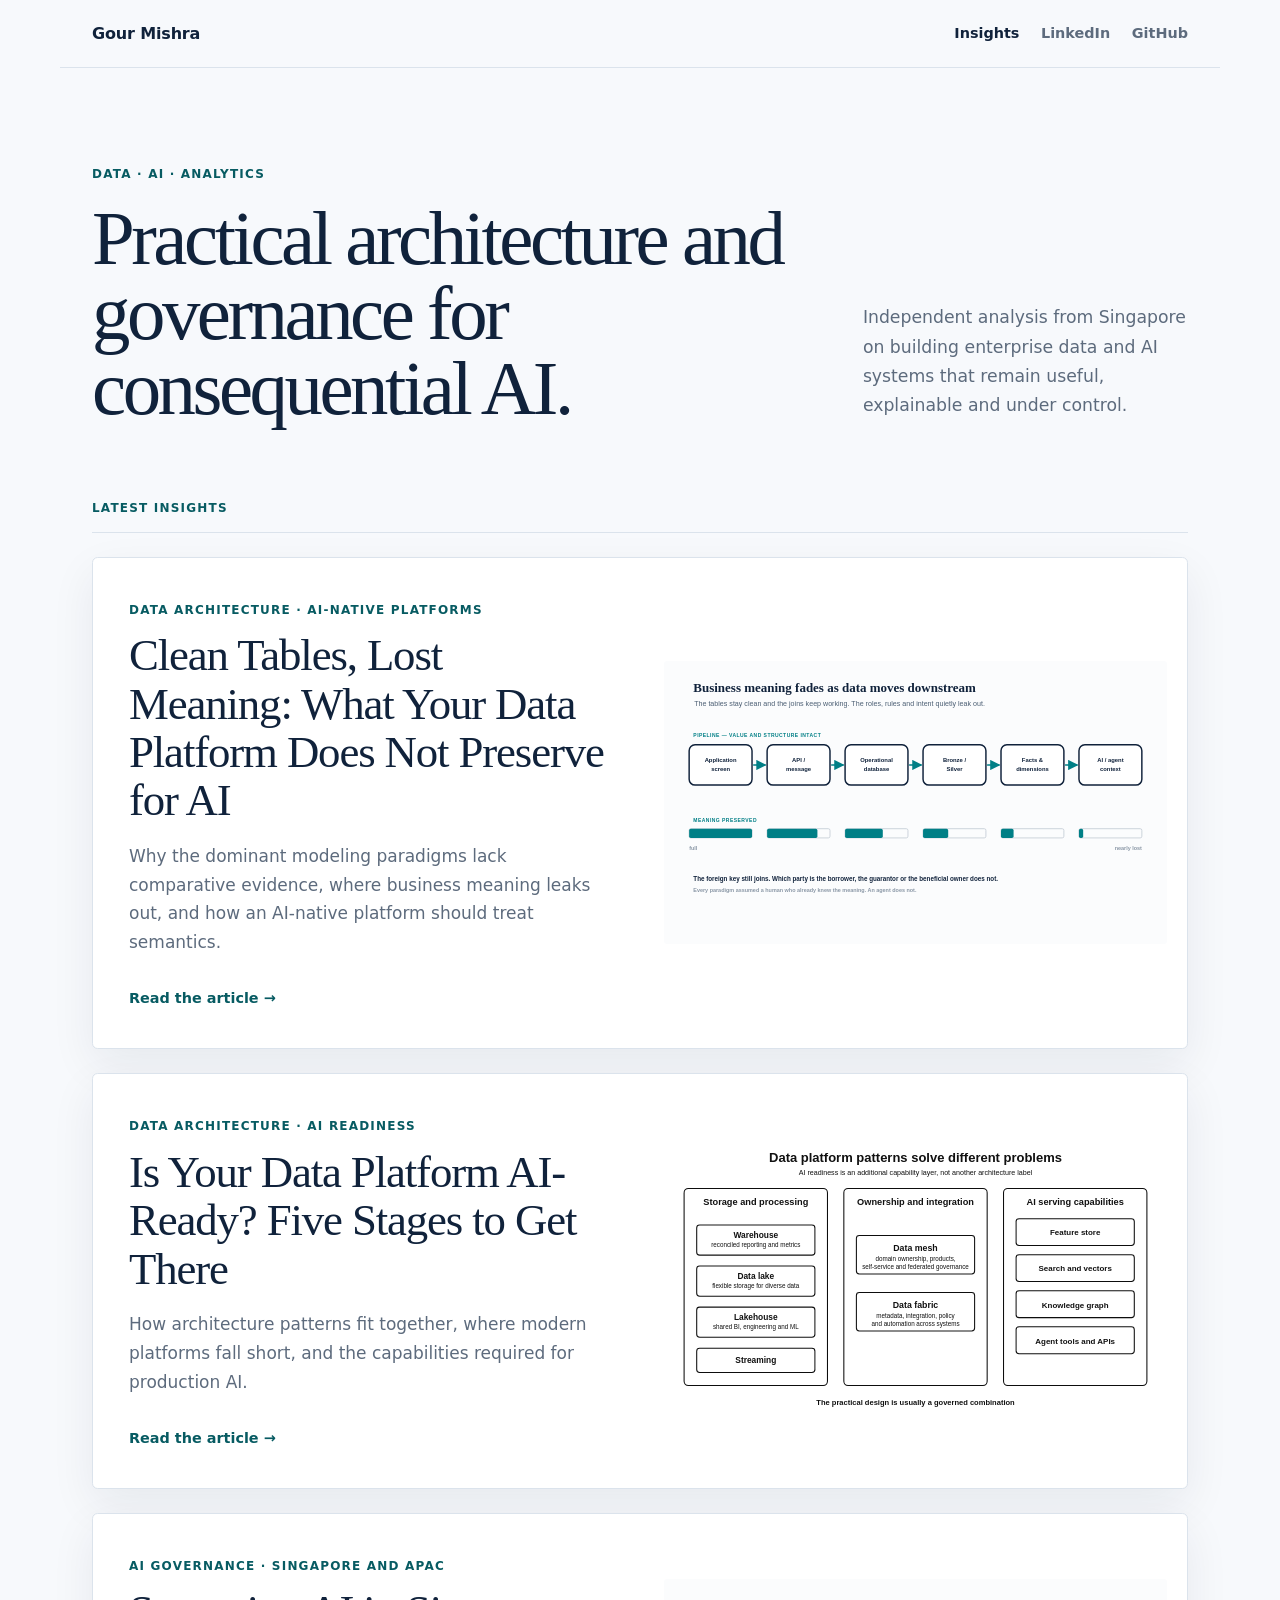
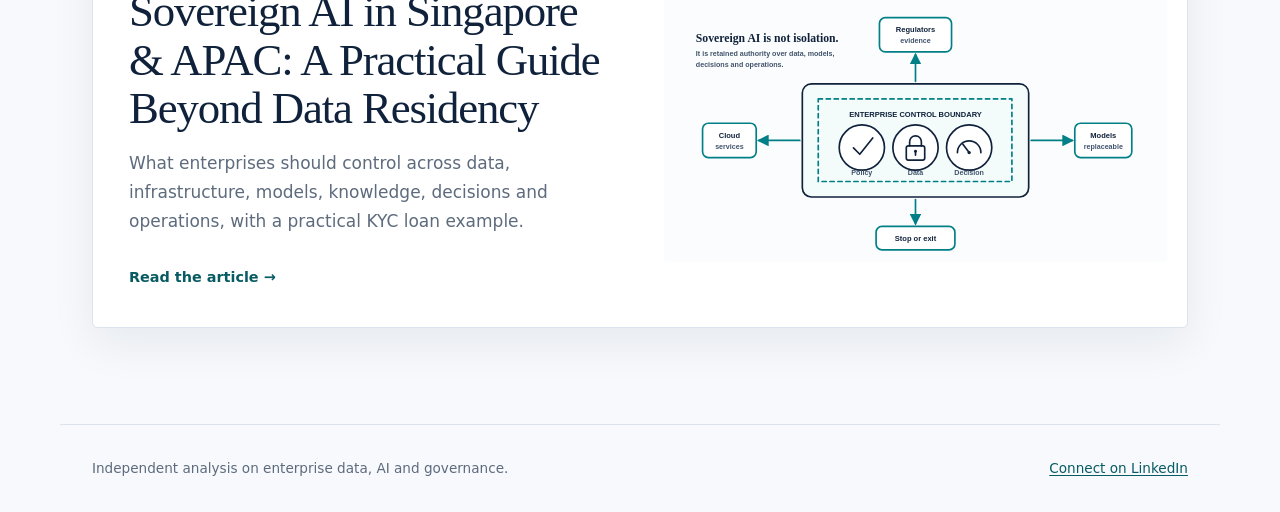
<file: index.html>
<!doctype html>
<html lang="en-SG">
<head>
  <meta charset="utf-8">
  <meta name="viewport" content="width=device-width, initial-scale=1">
  <title>Gour Mishra | Data, AI and Analytics</title>
  <meta name="description" content="Practical analysis of enterprise data, AI architecture and governance in Singapore and APAC.">
  <meta name="robots" content="index, follow, max-image-preview:large">
  <link rel="canonical" href="https://gcmishra7.github.io/">
  <meta property="og:type" content="website">
  <meta property="og:title" content="Gour Mishra | Data, AI and Analytics">
  <meta property="og:description" content="Practical analysis of enterprise data, AI architecture and governance in Singapore and APAC.">
  <meta property="og:url" content="https://gcmishra7.github.io/">
  <meta property="og:image" content="https://gcmishra7.github.io/assets/images/ai-ready-pattern-map.svg">
  <meta name="twitter:card" content="summary_large_image">
  <link rel="stylesheet" href="/assets/css/style.css">
</head>
<body>
  <header class="site-header">
    <a class="brand" href="/">Gour Mishra</a>
    <nav aria-label="Primary navigation">
      <a aria-current="page" href="/">Insights</a>
      <a href="https://www.linkedin.com/in/gourmishra">LinkedIn</a>
      <a href="https://github.com/gcmishra7">GitHub</a>
    </nav>
  </header>
  <main>
    <section class="intro">
      <p class="eyebrow">Data · AI · Analytics</p>
      <h1>Practical architecture and governance for consequential AI.</h1>
      <p class="intro-copy">Independent analysis from Singapore on building enterprise data and AI systems that remain useful, explainable and under control.</p>
    </section>
    <section class="featured" aria-labelledby="latest-insight">
      <div class="section-label" id="latest-insight">Latest insights</div>
      <a class="feature-card" href="/insights/clean-tables-lost-meaning/">
        <div class="feature-copy">
          <span class="topic">Data architecture · AI-native platforms</span>
          <h2>Clean Tables, Lost Meaning: What Your Data Platform Does Not Preserve for AI</h2>
          <p>Why the dominant modeling paradigms lack comparative evidence, where business meaning leaks out, and how an AI-native platform should treat semantics.</p>
          <span class="read-link">Read the article <span aria-hidden="true">→</span></span>
        </div>
        <img src="/assets/images/semantic-loss-pipeline.svg" alt="Six-stage data pipeline with a meaning-preserved bar fading from full to nearly empty across the stages" width="1200" height="675">
      </a>
      <a class="feature-card" href="/insights/ai-ready-data-platform/">
        <div class="feature-copy">
          <span class="topic">Data architecture · AI readiness</span>
          <h2>Is Your Data Platform AI-Ready? Five Stages to Get There</h2>
          <p>How architecture patterns fit together, where modern platforms fall short, and the capabilities required for production AI.</p>
          <span class="read-link">Read the article <span aria-hidden="true">→</span></span>
        </div>
        <img src="/assets/images/ai-ready-pattern-map.svg" alt="Black and white map of data platform architecture patterns and AI readiness capabilities" width="1200" height="675">
      </a>
      <a class="feature-card" href="/insights/sovereign-ai-singapore-apac/">
        <div class="feature-copy">
          <span class="topic">AI governance · Singapore and APAC</span>
          <h2>Sovereign AI in Singapore &amp; APAC: A Practical Guide Beyond Data Residency</h2>
          <p>What enterprises should control across data, infrastructure, models, knowledge, decisions and operations, with a practical KYC loan example.</p>
          <span class="read-link">Read the article <span aria-hidden="true">→</span></span>
        </div>
        <img src="/assets/images/sovereign-ai-hero.svg" alt="Sovereign AI in Singapore and APAC shown as a controlled environment with governed global connections" width="1200" height="675">
      </a>
    </section>
  </main>
  <footer class="site-footer">
    <span>Independent analysis on enterprise data, AI and governance.</span>
    <a href="https://www.linkedin.com/in/gourmishra">Connect on LinkedIn</a>
  </footer>
</body>
</html>
</file>
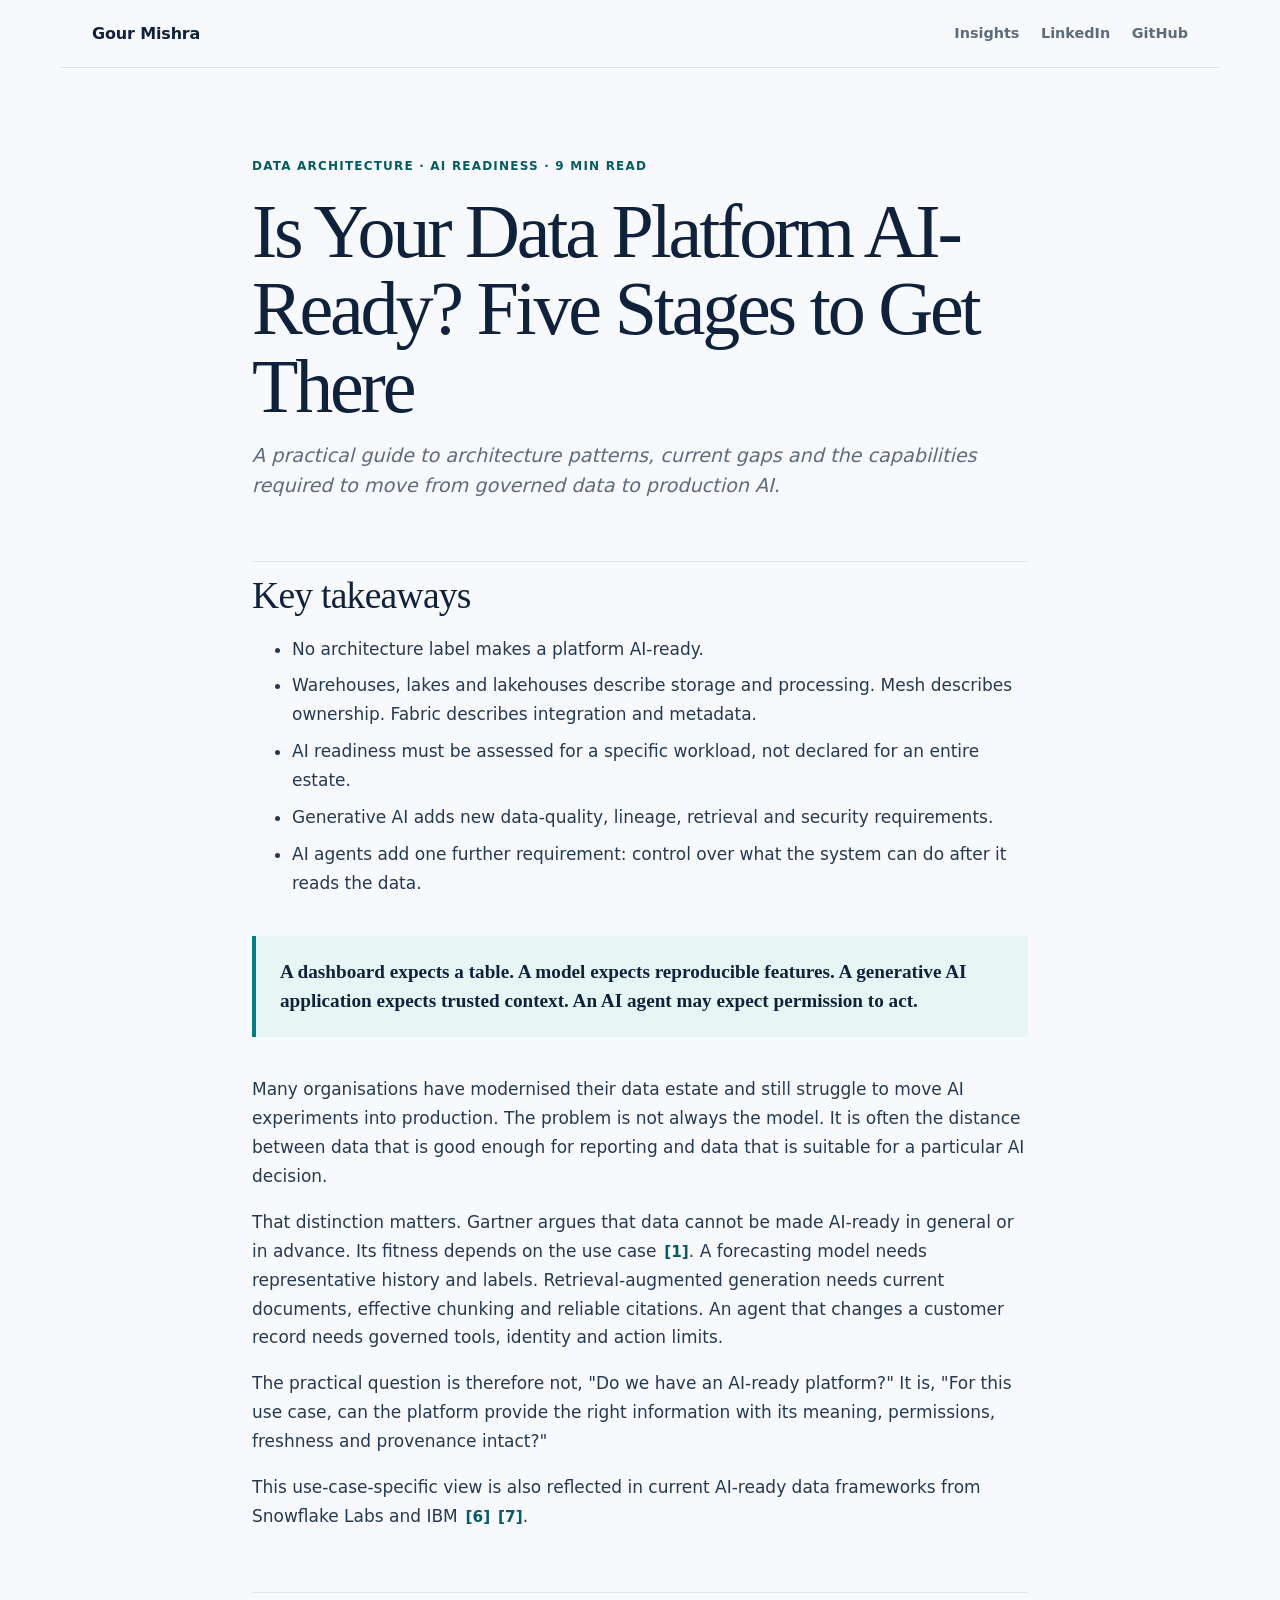
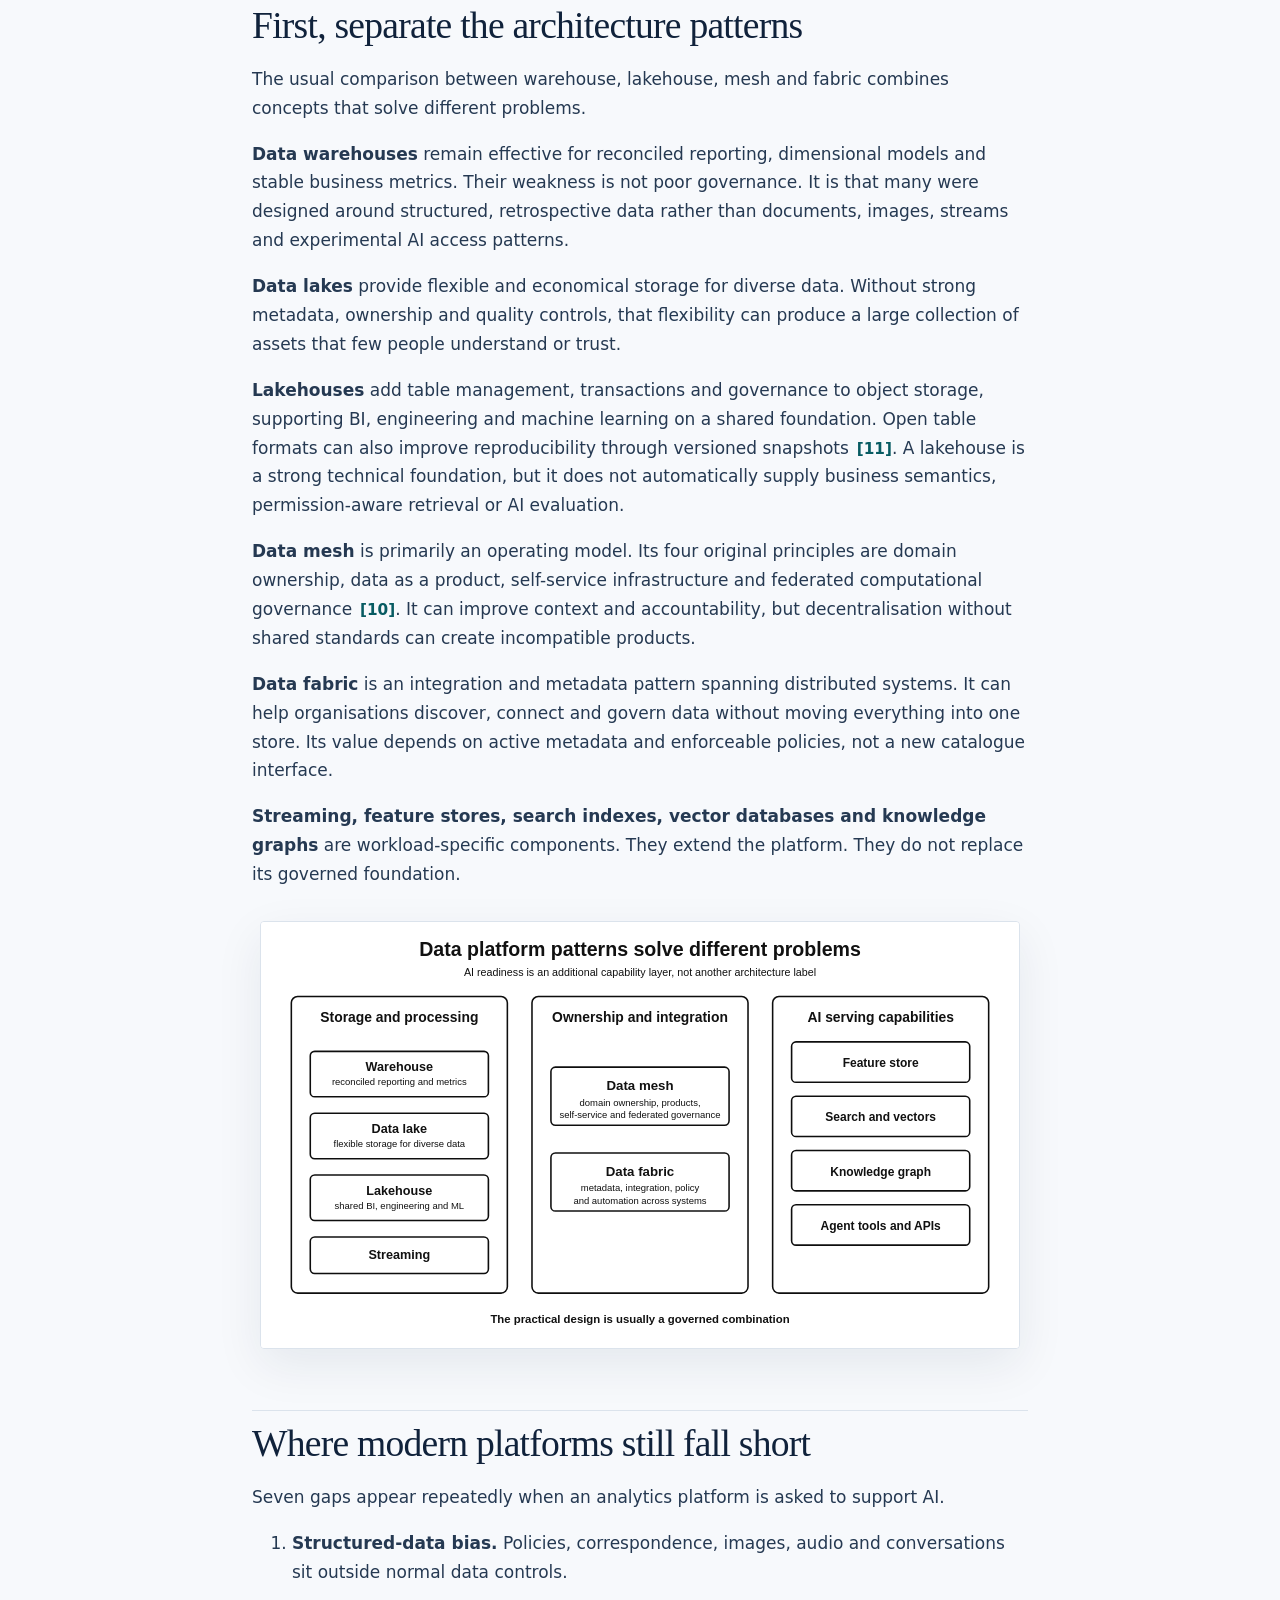
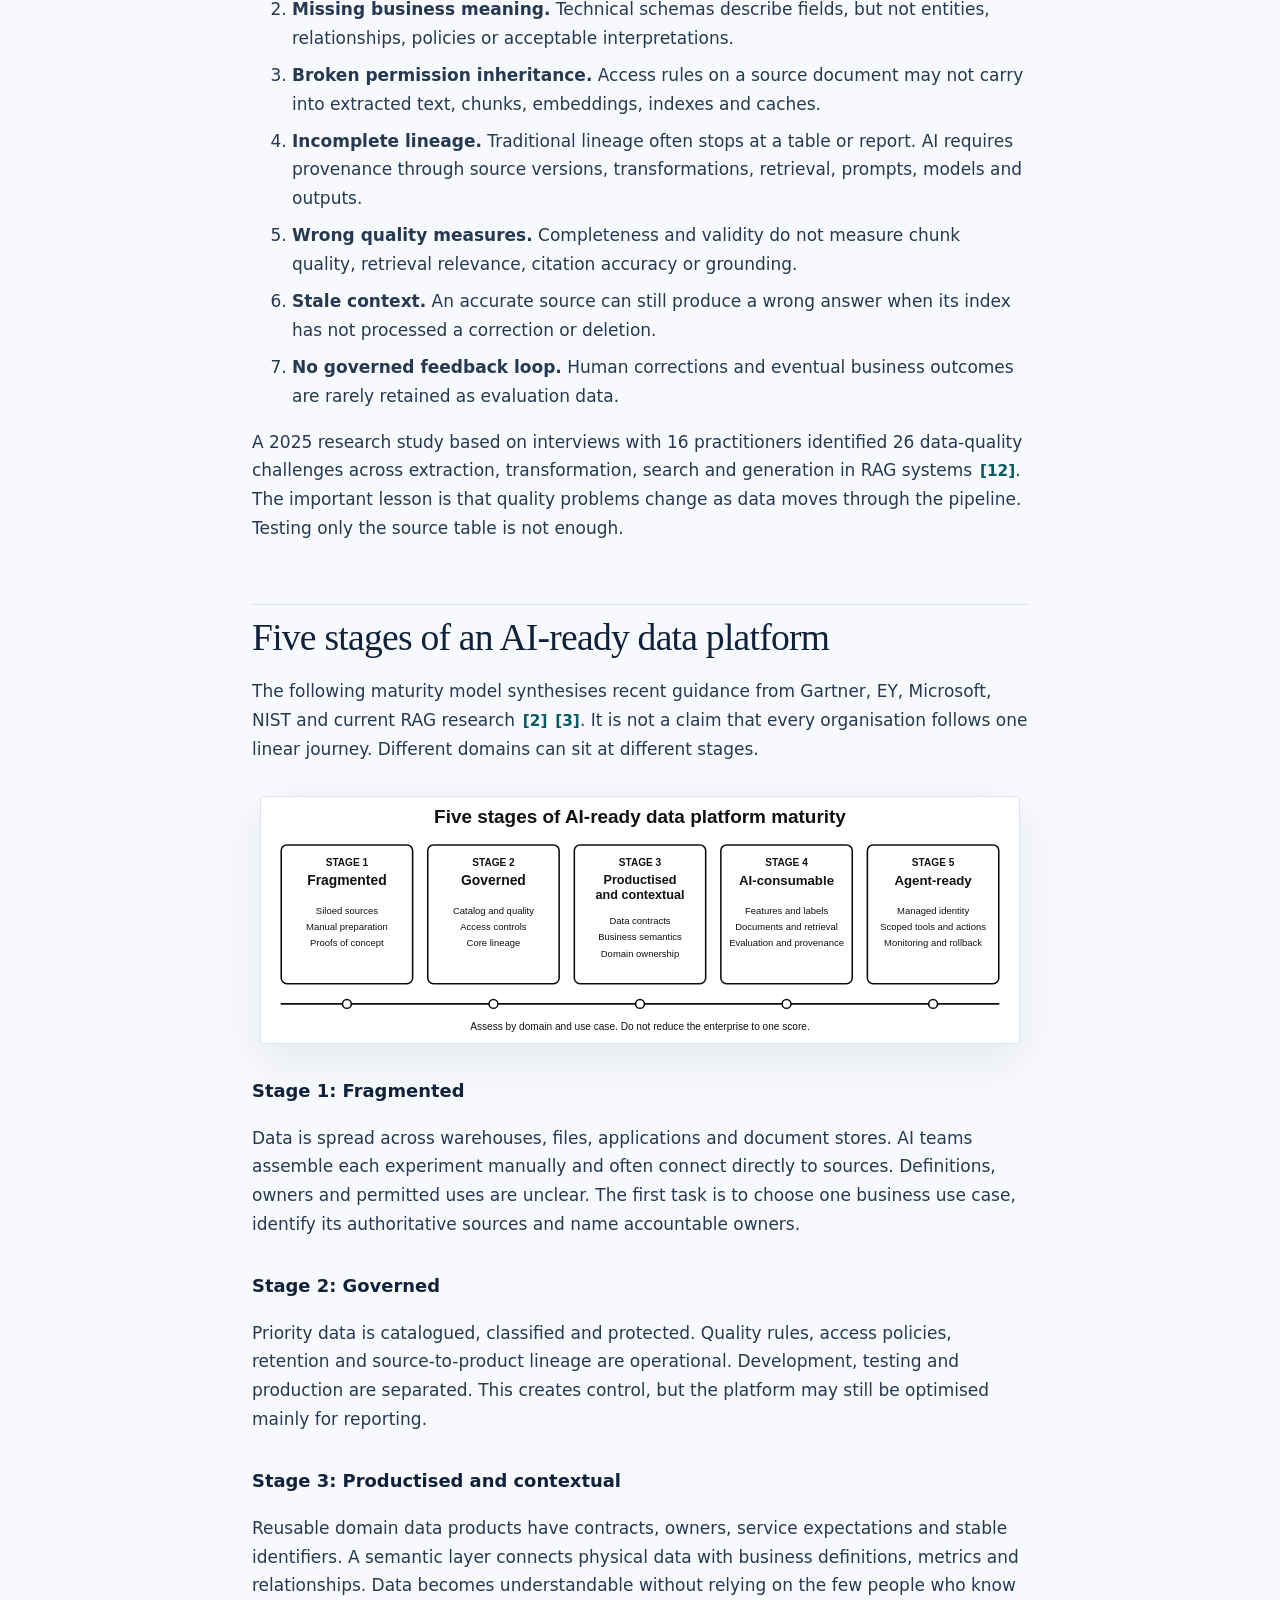
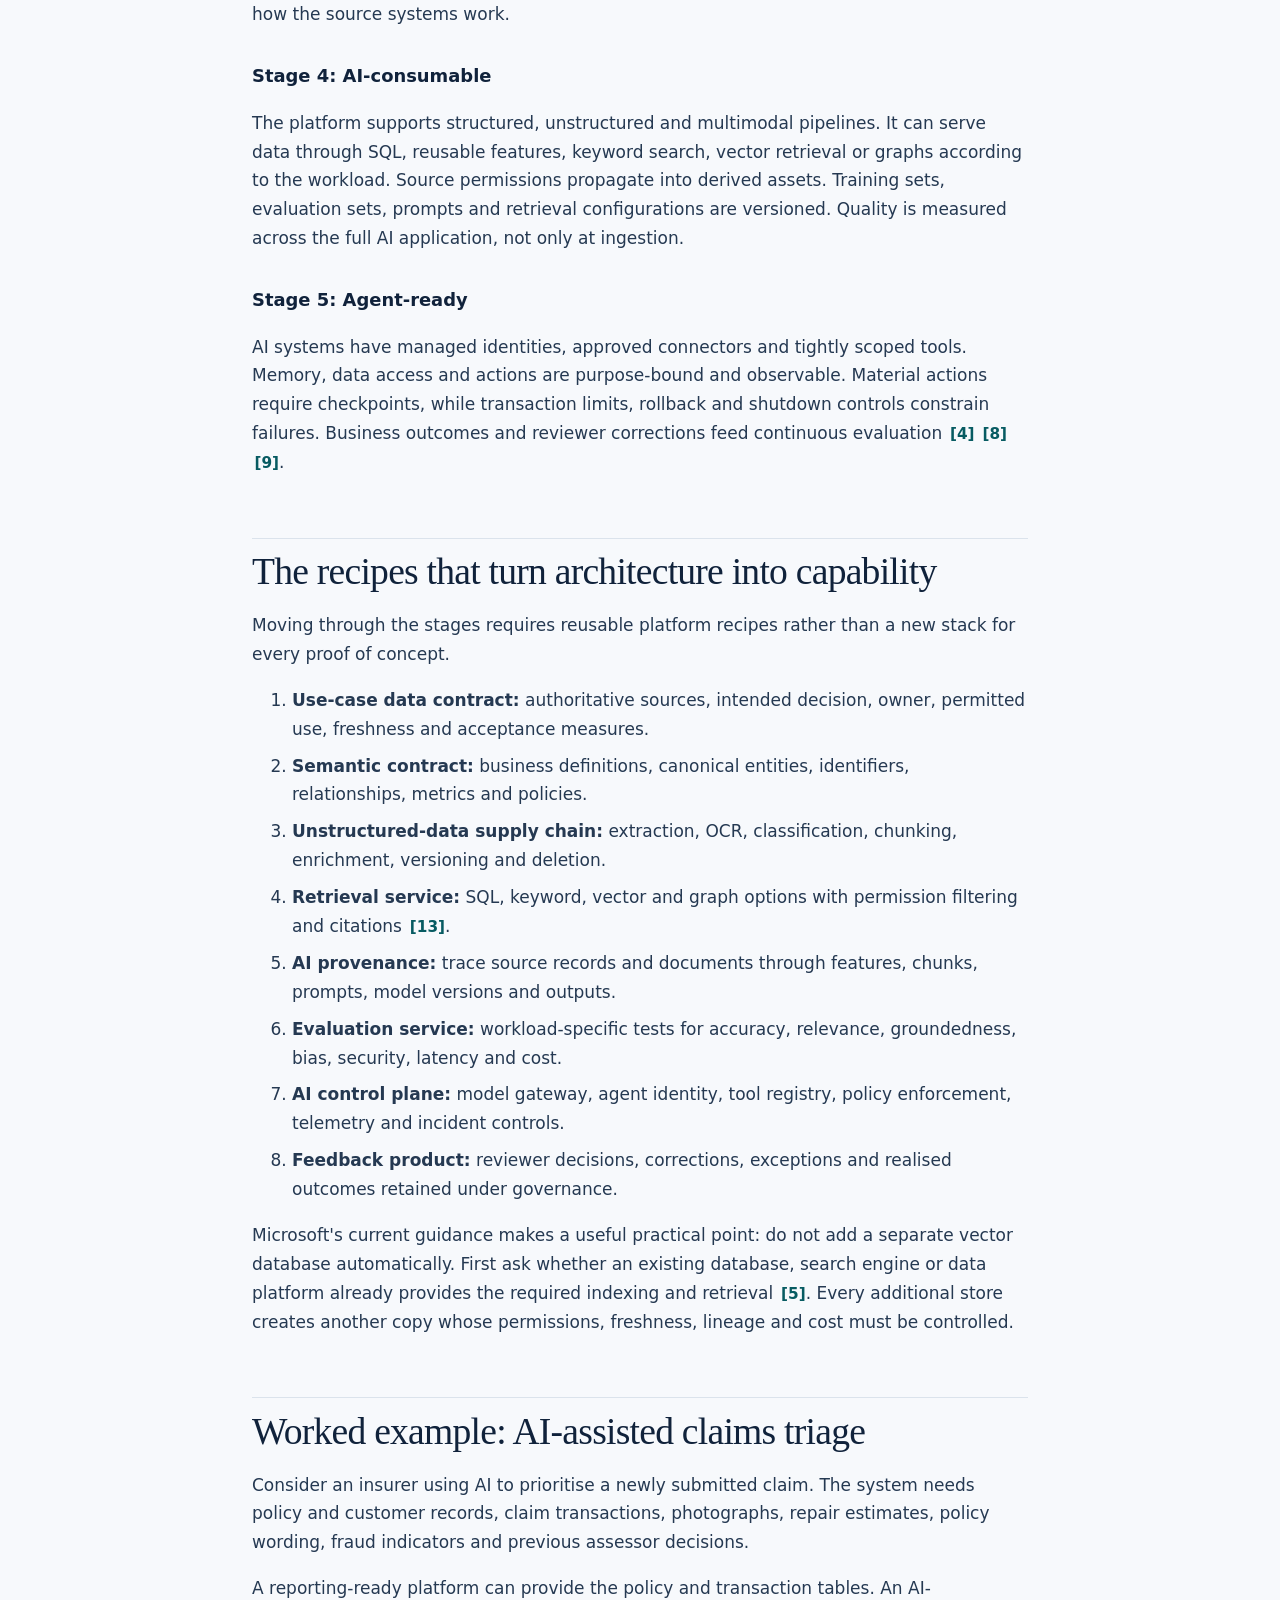
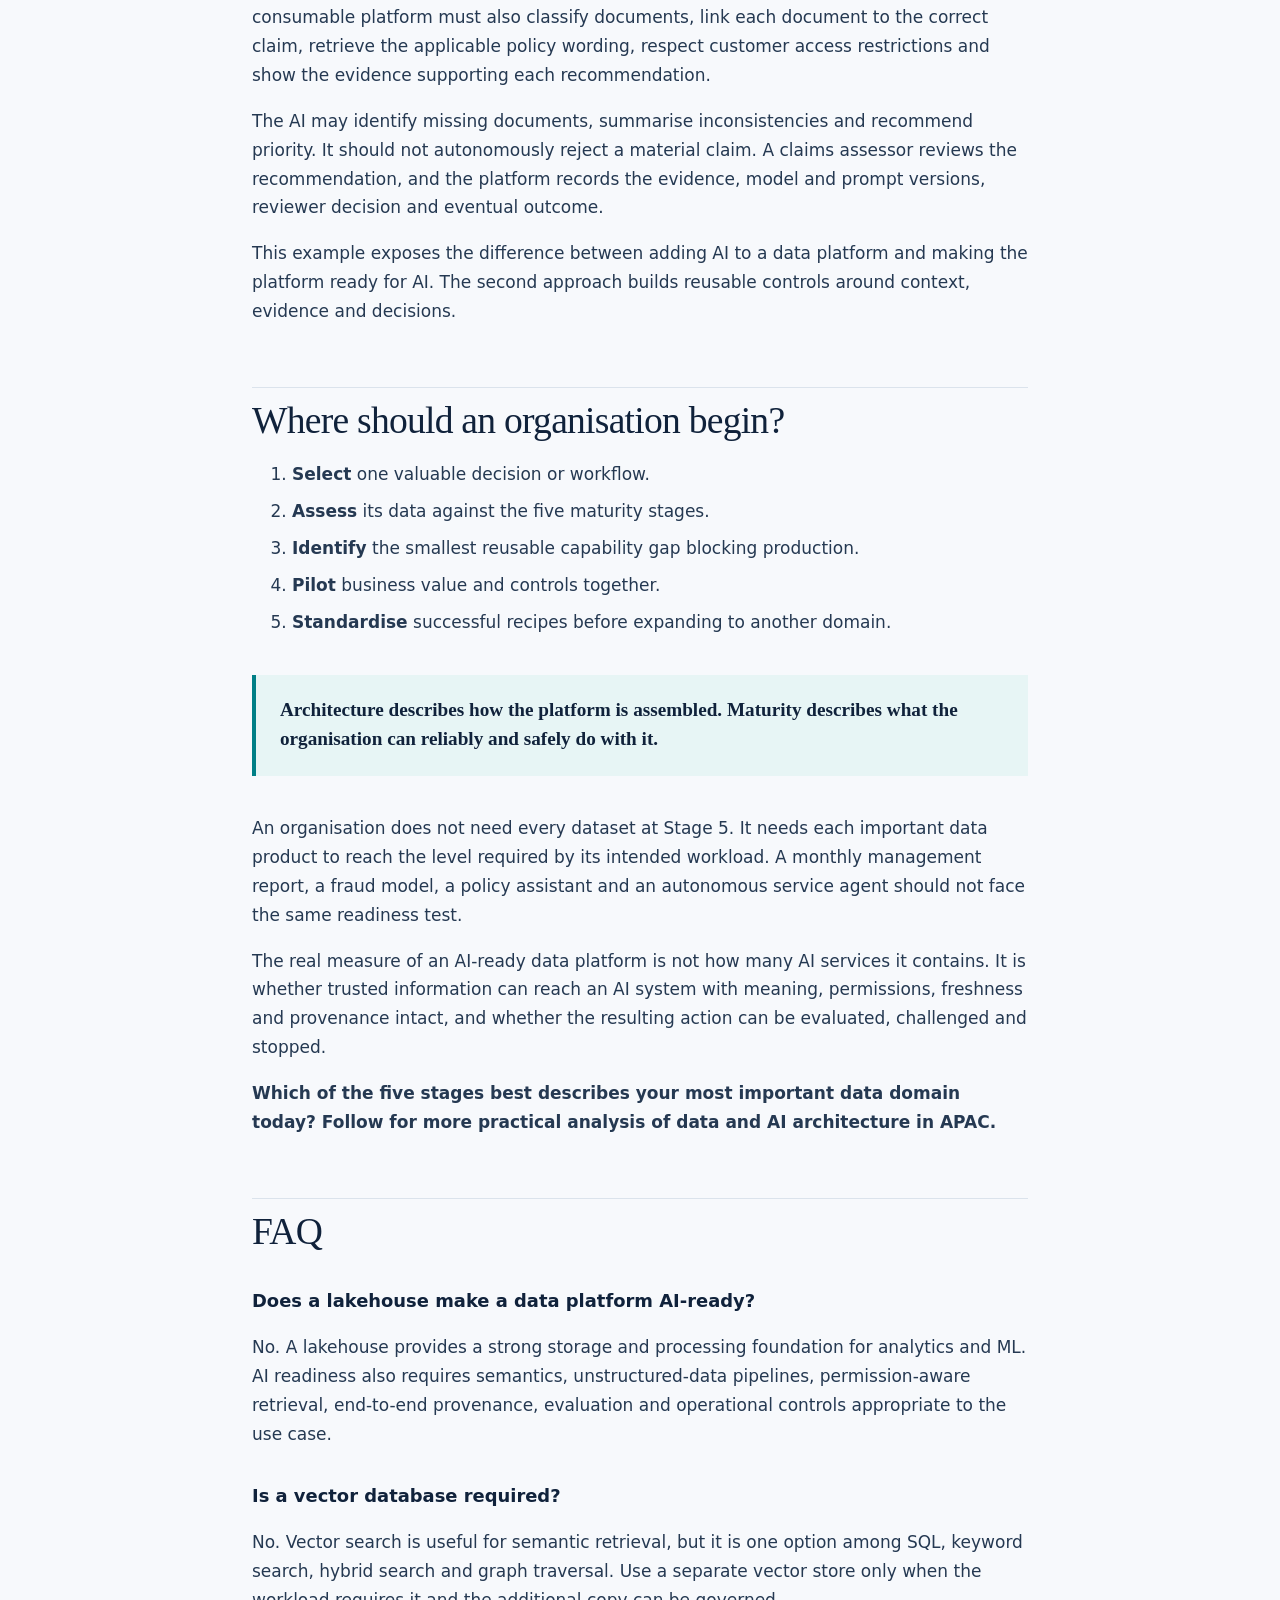
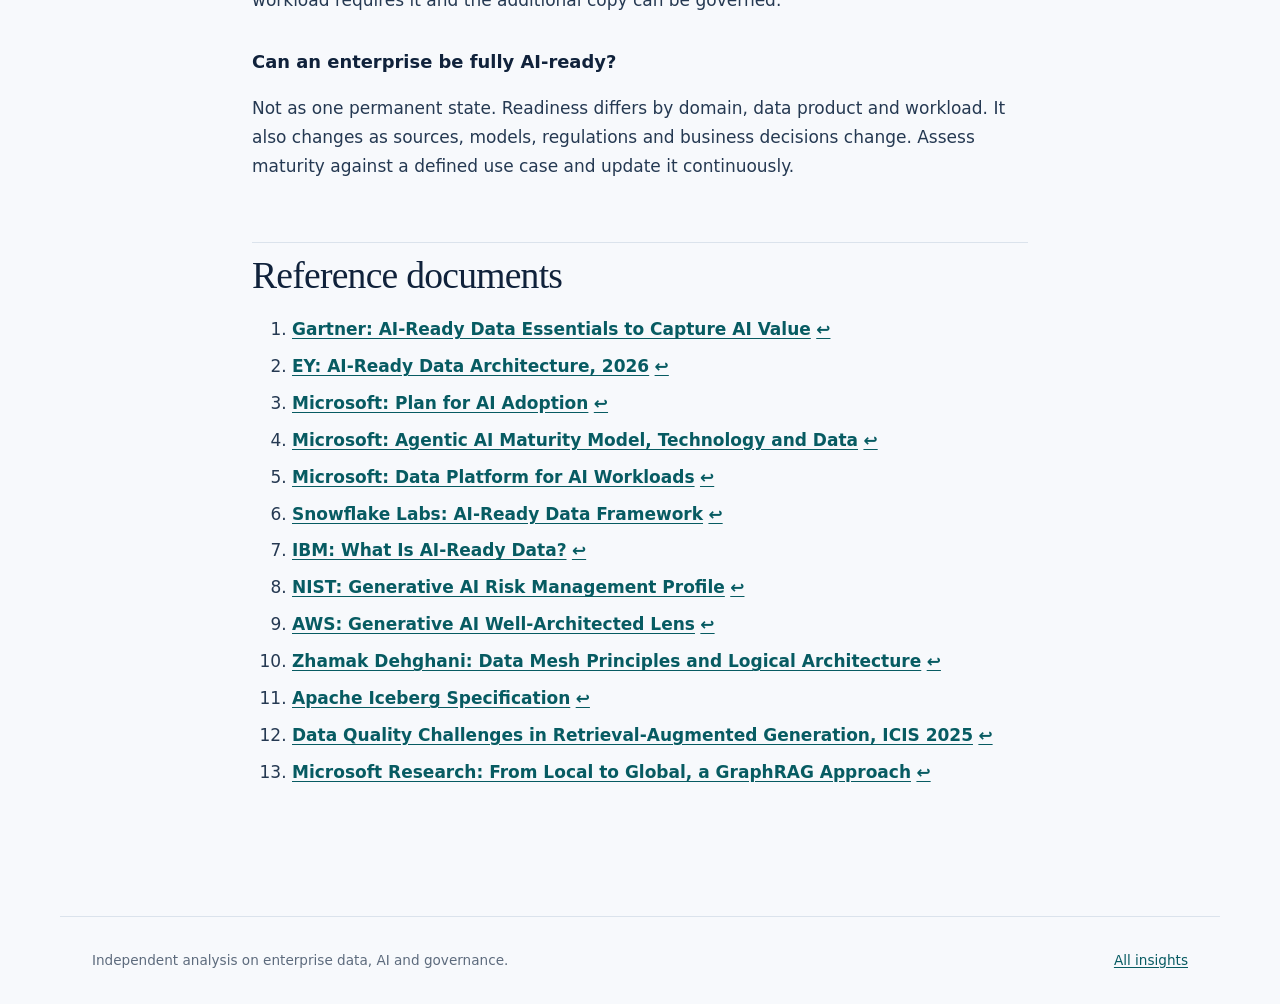
<file: insights/ai-ready-data-platform/index.html>
<!doctype html>
<html lang="en-SG">
<head>
  <meta charset="utf-8">
  <meta name="viewport" content="width=device-width, initial-scale=1">
  <title>Is Your Data Platform AI-Ready? Five Stages to Get There</title>
  <meta name="description" content="A practical, research-backed guide to data platform architecture patterns and the five stages from governed data to agent-ready operations.">
  <meta name="author" content="Gour Mishra">
  <meta name="robots" content="index, follow, max-image-preview:large">
  <link rel="canonical" href="https://gcmishra7.github.io/insights/ai-ready-data-platform/">
  <meta property="og:type" content="article">
  <meta property="og:title" content="Is Your Data Platform AI-Ready? Five Stages to Get There">
  <meta property="og:description" content="Architecture patterns, common gaps and a practical maturity path from governed data to AI agents.">
  <meta property="og:url" content="https://gcmishra7.github.io/insights/ai-ready-data-platform/">
  <meta property="og:image" content="https://gcmishra7.github.io/assets/images/ai-ready-pattern-map.svg">
  <meta property="og:image:alt" content="Black and white map of data platform architecture patterns and AI readiness capabilities">
  <meta name="twitter:card" content="summary_large_image">
  <meta name="twitter:title" content="Is Your Data Platform AI-Ready? Five Stages to Get There">
  <meta name="twitter:description" content="Architecture patterns, common gaps and a practical maturity path from governed data to AI agents.">
  <meta name="twitter:image" content="https://gcmishra7.github.io/assets/images/ai-ready-pattern-map.svg">
  <link rel="stylesheet" href="/assets/css/style.css">
  <script type="application/ld+json">
  {
    "@context": "https://schema.org",
    "@type": "Article",
    "headline": "Is Your Data Platform AI-Ready? Five Stages to Get There",
    "description": "A practical, research-backed guide to data platform architecture patterns and the five stages from governed data to agent-ready operations.",
    "author": {"@type": "Person", "name": "Gour Mishra"},
    "datePublished": "2026-09-08",
    "dateModified": "2026-09-08",
    "mainEntityOfPage": "https://gcmishra7.github.io/insights/ai-ready-data-platform/",
    "image": "https://gcmishra7.github.io/assets/images/ai-ready-pattern-map.svg"
  }
  </script>
</head>
<body>
  <header class="site-header">
    <a class="brand" href="/">Gour Mishra</a>
    <nav aria-label="Primary navigation">
      <a href="/">Insights</a>
      <a href="https://www.linkedin.com/in/gourmishra">LinkedIn</a>
      <a href="https://github.com/gcmishra7">GitHub</a>
    </nav>
  </header>
  <main>
    <article class="article-shell">
      <div class="article-meta">Data architecture · AI readiness · 9 min read</div>
      <h1>Is Your Data Platform AI-Ready? Five Stages to Get There</h1>
      <p><em>A practical guide to architecture patterns, current gaps and the capabilities required to move from governed data to production AI.</em></p>

      <h2>Key takeaways</h2>
      <ul>
        <li>No architecture label makes a platform AI-ready.</li>
        <li>Warehouses, lakes and lakehouses describe storage and processing. Mesh describes ownership. Fabric describes integration and metadata.</li>
        <li>AI readiness must be assessed for a specific workload, not declared for an entire estate.</li>
        <li>Generative AI adds new data-quality, lineage, retrieval and security requirements.</li>
        <li>AI agents add one further requirement: control over what the system can do after it reads the data.</li>
      </ul>

      <blockquote><p><strong>A dashboard expects a table. A model expects reproducible features. A generative AI application expects trusted context. An AI agent may expect permission to act.</strong></p></blockquote>

      <p>Many organisations have modernised their data estate and still struggle to move AI experiments into production. The problem is not always the model. It is often the distance between data that is good enough for reporting and data that is suitable for a particular AI decision.</p>

      <p>That distinction matters. Gartner argues that data cannot be made AI-ready in general or in advance. Its fitness depends on the use case <a class="citation" id="cite-1" href="#ref-1" aria-label="Reference 1">[1]</a>. A forecasting model needs representative history and labels. Retrieval-augmented generation needs current documents, effective chunking and reliable citations. An agent that changes a customer record needs governed tools, identity and action limits.</p>

      <p>The practical question is therefore not, "Do we have an AI-ready platform?" It is, "For this use case, can the platform provide the right information with its meaning, permissions, freshness and provenance intact?"</p>

      <p>This use-case-specific view is also reflected in current AI-ready data frameworks from Snowflake Labs and IBM <a class="citation" id="cite-6" href="#ref-6" aria-label="Reference 6">[6]</a> <a class="citation" id="cite-7" href="#ref-7" aria-label="Reference 7">[7]</a>.</p>

      <h2>First, separate the architecture patterns</h2>
      <p>The usual comparison between warehouse, lakehouse, mesh and fabric combines concepts that solve different problems.</p>

      <p><strong>Data warehouses</strong> remain effective for reconciled reporting, dimensional models and stable business metrics. Their weakness is not poor governance. It is that many were designed around structured, retrospective data rather than documents, images, streams and experimental AI access patterns.</p>

      <p><strong>Data lakes</strong> provide flexible and economical storage for diverse data. Without strong metadata, ownership and quality controls, that flexibility can produce a large collection of assets that few people understand or trust.</p>

      <p><strong>Lakehouses</strong> add table management, transactions and governance to object storage, supporting BI, engineering and machine learning on a shared foundation. Open table formats can also improve reproducibility through versioned snapshots <a class="citation" id="cite-11" href="#ref-11" aria-label="Reference 11">[11]</a>. A lakehouse is a strong technical foundation, but it does not automatically supply business semantics, permission-aware retrieval or AI evaluation.</p>

      <p><strong>Data mesh</strong> is primarily an operating model. Its four original principles are domain ownership, data as a product, self-service infrastructure and federated computational governance <a class="citation" id="cite-10" href="#ref-10" aria-label="Reference 10">[10]</a>. It can improve context and accountability, but decentralisation without shared standards can create incompatible products.</p>

      <p><strong>Data fabric</strong> is an integration and metadata pattern spanning distributed systems. It can help organisations discover, connect and govern data without moving everything into one store. Its value depends on active metadata and enforceable policies, not a new catalogue interface.</p>

      <p><strong>Streaming, feature stores, search indexes, vector databases and knowledge graphs</strong> are workload-specific components. They extend the platform. They do not replace its governed foundation.</p>

      <p><img src="/assets/images/ai-ready-pattern-map.svg" alt="Black and white map classifying data platform architecture patterns into storage, operating and AI serving capabilities"></p>

      <h2>Where modern platforms still fall short</h2>
      <p>Seven gaps appear repeatedly when an analytics platform is asked to support AI.</p>

      <ol>
        <li><strong>Structured-data bias.</strong> Policies, correspondence, images, audio and conversations sit outside normal data controls.</li>
        <li><strong>Missing business meaning.</strong> Technical schemas describe fields, but not entities, relationships, policies or acceptable interpretations.</li>
        <li><strong>Broken permission inheritance.</strong> Access rules on a source document may not carry into extracted text, chunks, embeddings, indexes and caches.</li>
        <li><strong>Incomplete lineage.</strong> Traditional lineage often stops at a table or report. AI requires provenance through source versions, transformations, retrieval, prompts, models and outputs.</li>
        <li><strong>Wrong quality measures.</strong> Completeness and validity do not measure chunk quality, retrieval relevance, citation accuracy or grounding.</li>
        <li><strong>Stale context.</strong> An accurate source can still produce a wrong answer when its index has not processed a correction or deletion.</li>
        <li><strong>No governed feedback loop.</strong> Human corrections and eventual business outcomes are rarely retained as evaluation data.</li>
      </ol>

      <p>A 2025 research study based on interviews with 16 practitioners identified 26 data-quality challenges across extraction, transformation, search and generation in RAG systems <a class="citation" id="cite-12" href="#ref-12" aria-label="Reference 12">[12]</a>. The important lesson is that quality problems change as data moves through the pipeline. Testing only the source table is not enough.</p>

      <h2>Five stages of an AI-ready data platform</h2>
      <p>The following maturity model synthesises recent guidance from Gartner, EY, Microsoft, NIST and current RAG research <a class="citation" id="cite-2" href="#ref-2" aria-label="Reference 2">[2]</a> <a class="citation" id="cite-3" href="#ref-3" aria-label="Reference 3">[3]</a>. It is not a claim that every organisation follows one linear journey. Different domains can sit at different stages.</p>

      <p><img src="/assets/images/ai-ready-five-stages.svg" alt="Five stages of AI-ready data platform maturity from fragmented data to controlled AI agents"></p>

      <h3>Stage 1: Fragmented</h3>
      <p>Data is spread across warehouses, files, applications and document stores. AI teams assemble each experiment manually and often connect directly to sources. Definitions, owners and permitted uses are unclear. The first task is to choose one business use case, identify its authoritative sources and name accountable owners.</p>

      <h3>Stage 2: Governed</h3>
      <p>Priority data is catalogued, classified and protected. Quality rules, access policies, retention and source-to-product lineage are operational. Development, testing and production are separated. This creates control, but the platform may still be optimised mainly for reporting.</p>

      <h3>Stage 3: Productised and contextual</h3>
      <p>Reusable domain data products have contracts, owners, service expectations and stable identifiers. A semantic layer connects physical data with business definitions, metrics and relationships. Data becomes understandable without relying on the few people who know how the source systems work.</p>

      <h3>Stage 4: AI-consumable</h3>
      <p>The platform supports structured, unstructured and multimodal pipelines. It can serve data through SQL, reusable features, keyword search, vector retrieval or graphs according to the workload. Source permissions propagate into derived assets. Training sets, evaluation sets, prompts and retrieval configurations are versioned. Quality is measured across the full AI application, not only at ingestion.</p>

      <h3>Stage 5: Agent-ready</h3>
      <p>AI systems have managed identities, approved connectors and tightly scoped tools. Memory, data access and actions are purpose-bound and observable. Material actions require checkpoints, while transaction limits, rollback and shutdown controls constrain failures. Business outcomes and reviewer corrections feed continuous evaluation <a class="citation" id="cite-4" href="#ref-4" aria-label="Reference 4">[4]</a> <a class="citation" id="cite-8" href="#ref-8" aria-label="Reference 8">[8]</a> <a class="citation" id="cite-9" href="#ref-9" aria-label="Reference 9">[9]</a>.</p>

      <h2>The recipes that turn architecture into capability</h2>
      <p>Moving through the stages requires reusable platform recipes rather than a new stack for every proof of concept.</p>

      <ol>
        <li><strong>Use-case data contract:</strong> authoritative sources, intended decision, owner, permitted use, freshness and acceptance measures.</li>
        <li><strong>Semantic contract:</strong> business definitions, canonical entities, identifiers, relationships, metrics and policies.</li>
        <li><strong>Unstructured-data supply chain:</strong> extraction, OCR, classification, chunking, enrichment, versioning and deletion.</li>
        <li><strong>Retrieval service:</strong> SQL, keyword, vector and graph options with permission filtering and citations <a class="citation" id="cite-13" href="#ref-13" aria-label="Reference 13">[13]</a>.</li>
        <li><strong>AI provenance:</strong> trace source records and documents through features, chunks, prompts, model versions and outputs.</li>
        <li><strong>Evaluation service:</strong> workload-specific tests for accuracy, relevance, groundedness, bias, security, latency and cost.</li>
        <li><strong>AI control plane:</strong> model gateway, agent identity, tool registry, policy enforcement, telemetry and incident controls.</li>
        <li><strong>Feedback product:</strong> reviewer decisions, corrections, exceptions and realised outcomes retained under governance.</li>
      </ol>

      <p>Microsoft's current guidance makes a useful practical point: do not add a separate vector database automatically. First ask whether an existing database, search engine or data platform already provides the required indexing and retrieval <a class="citation" id="cite-5" href="#ref-5" aria-label="Reference 5">[5]</a>. Every additional store creates another copy whose permissions, freshness, lineage and cost must be controlled.</p>

      <h2>Worked example: AI-assisted claims triage</h2>
      <p>Consider an insurer using AI to prioritise a newly submitted claim. The system needs policy and customer records, claim transactions, photographs, repair estimates, policy wording, fraud indicators and previous assessor decisions.</p>

      <p>A reporting-ready platform can provide the policy and transaction tables. An AI-consumable platform must also classify documents, link each document to the correct claim, retrieve the applicable policy wording, respect customer access restrictions and show the evidence supporting each recommendation.</p>

      <p>The AI may identify missing documents, summarise inconsistencies and recommend priority. It should not autonomously reject a material claim. A claims assessor reviews the recommendation, and the platform records the evidence, model and prompt versions, reviewer decision and eventual outcome.</p>

      <p>This example exposes the difference between adding AI to a data platform and making the platform ready for AI. The second approach builds reusable controls around context, evidence and decisions.</p>

      <h2>Where should an organisation begin?</h2>
      <ol>
        <li><strong>Select</strong> one valuable decision or workflow.</li>
        <li><strong>Assess</strong> its data against the five maturity stages.</li>
        <li><strong>Identify</strong> the smallest reusable capability gap blocking production.</li>
        <li><strong>Pilot</strong> business value and controls together.</li>
        <li><strong>Standardise</strong> successful recipes before expanding to another domain.</li>
      </ol>

      <blockquote><p><strong>Architecture describes how the platform is assembled. Maturity describes what the organisation can reliably and safely do with it.</strong></p></blockquote>

      <p>An organisation does not need every dataset at Stage 5. It needs each important data product to reach the level required by its intended workload. A monthly management report, a fraud model, a policy assistant and an autonomous service agent should not face the same readiness test.</p>

      <p>The real measure of an AI-ready data platform is not how many AI services it contains. It is whether trusted information can reach an AI system with meaning, permissions, freshness and provenance intact, and whether the resulting action can be evaluated, challenged and stopped.</p>

      <p><strong>Which of the five stages best describes your most important data domain today? Follow for more practical analysis of data and AI architecture in APAC.</strong></p>

      <h2>FAQ</h2>
      <h3>Does a lakehouse make a data platform AI-ready?</h3>
      <p>No. A lakehouse provides a strong storage and processing foundation for analytics and ML. AI readiness also requires semantics, unstructured-data pipelines, permission-aware retrieval, end-to-end provenance, evaluation and operational controls appropriate to the use case.</p>

      <h3>Is a vector database required?</h3>
      <p>No. Vector search is useful for semantic retrieval, but it is one option among SQL, keyword search, hybrid search and graph traversal. Use a separate vector store only when the workload requires it and the additional copy can be governed.</p>

      <h3>Can an enterprise be fully AI-ready?</h3>
      <p>Not as one permanent state. Readiness differs by domain, data product and workload. It also changes as sources, models, regulations and business decisions change. Assess maturity against a defined use case and update it continuously.</p>

      <h2>Reference documents</h2>
      <ol>
        <li id="ref-1"><a href="https://www.gartner.com/en/articles/ai-ready-data">Gartner: AI-Ready Data Essentials to Capture AI Value</a> <a href="#cite-1" aria-label="Return to reference 1 in the article">↩</a></li>
        <li id="ref-2"><a href="https://www.ey.com/content/dam/ey-unified-site/ey-com/en-gl/technical/documents/ey-gl-ai-ready-data-architecture-07-2026.pdf">EY: AI-Ready Data Architecture, 2026</a> <a href="#cite-2" aria-label="Return to reference 2 in the article">↩</a></li>
        <li id="ref-3"><a href="https://learn.microsoft.com/en-us/azure/cloud-adoption-framework/ai/plan">Microsoft: Plan for AI Adoption</a> <a href="#cite-3" aria-label="Return to reference 3 in the article">↩</a></li>
        <li id="ref-4"><a href="https://learn.microsoft.com/en-us/agents/adoption-maturity-model/maturity-model-technology">Microsoft: Agentic AI Maturity Model, Technology and Data</a> <a href="#cite-4" aria-label="Return to reference 4 in the article">↩</a></li>
        <li id="ref-5"><a href="https://learn.microsoft.com/en-us/azure/well-architected/ai/data-platform">Microsoft: Data Platform for AI Workloads</a> <a href="#cite-5" aria-label="Return to reference 5 in the article">↩</a></li>
        <li id="ref-6"><a href="https://github.com/Snowflake-Labs/ai-ready-data">Snowflake Labs: AI-Ready Data Framework</a> <a href="#cite-6" aria-label="Return to reference 6 in the article">↩</a></li>
        <li id="ref-7"><a href="https://www.ibm.com/think/topics/ai-ready-data">IBM: What Is AI-Ready Data?</a> <a href="#cite-7" aria-label="Return to reference 7 in the article">↩</a></li>
        <li id="ref-8"><a href="https://nvlpubs.nist.gov/nistpubs/ai/NIST.AI.600-1.pdf">NIST: Generative AI Risk Management Profile</a> <a href="#cite-8" aria-label="Return to reference 8 in the article">↩</a></li>
        <li id="ref-9"><a href="https://docs.aws.amazon.com/wellarchitected/latest/generative-ai-lens/generative-ai-lens.html">AWS: Generative AI Well-Architected Lens</a> <a href="#cite-9" aria-label="Return to reference 9 in the article">↩</a></li>
        <li id="ref-10"><a href="https://martinfowler.com/articles/data-mesh-principles.html">Zhamak Dehghani: Data Mesh Principles and Logical Architecture</a> <a href="#cite-10" aria-label="Return to reference 10 in the article">↩</a></li>
        <li id="ref-11"><a href="https://iceberg.apache.org/spec/">Apache Iceberg Specification</a> <a href="#cite-11" aria-label="Return to reference 11 in the article">↩</a></li>
        <li id="ref-12"><a href="https://arxiv.org/pdf/2510.00552">Data Quality Challenges in Retrieval-Augmented Generation, ICIS 2025</a> <a href="#cite-12" aria-label="Return to reference 12 in the article">↩</a></li>
        <li id="ref-13"><a href="https://arxiv.org/abs/2404.16130">Microsoft Research: From Local to Global, a GraphRAG Approach</a> <a href="#cite-13" aria-label="Return to reference 13 in the article">↩</a></li>
      </ol>
    </article>
  </main>
  <footer class="site-footer">
    <span>Independent analysis on enterprise data, AI and governance.</span>
    <a href="/">All insights</a>
  </footer>
</body>
</html>
</file>
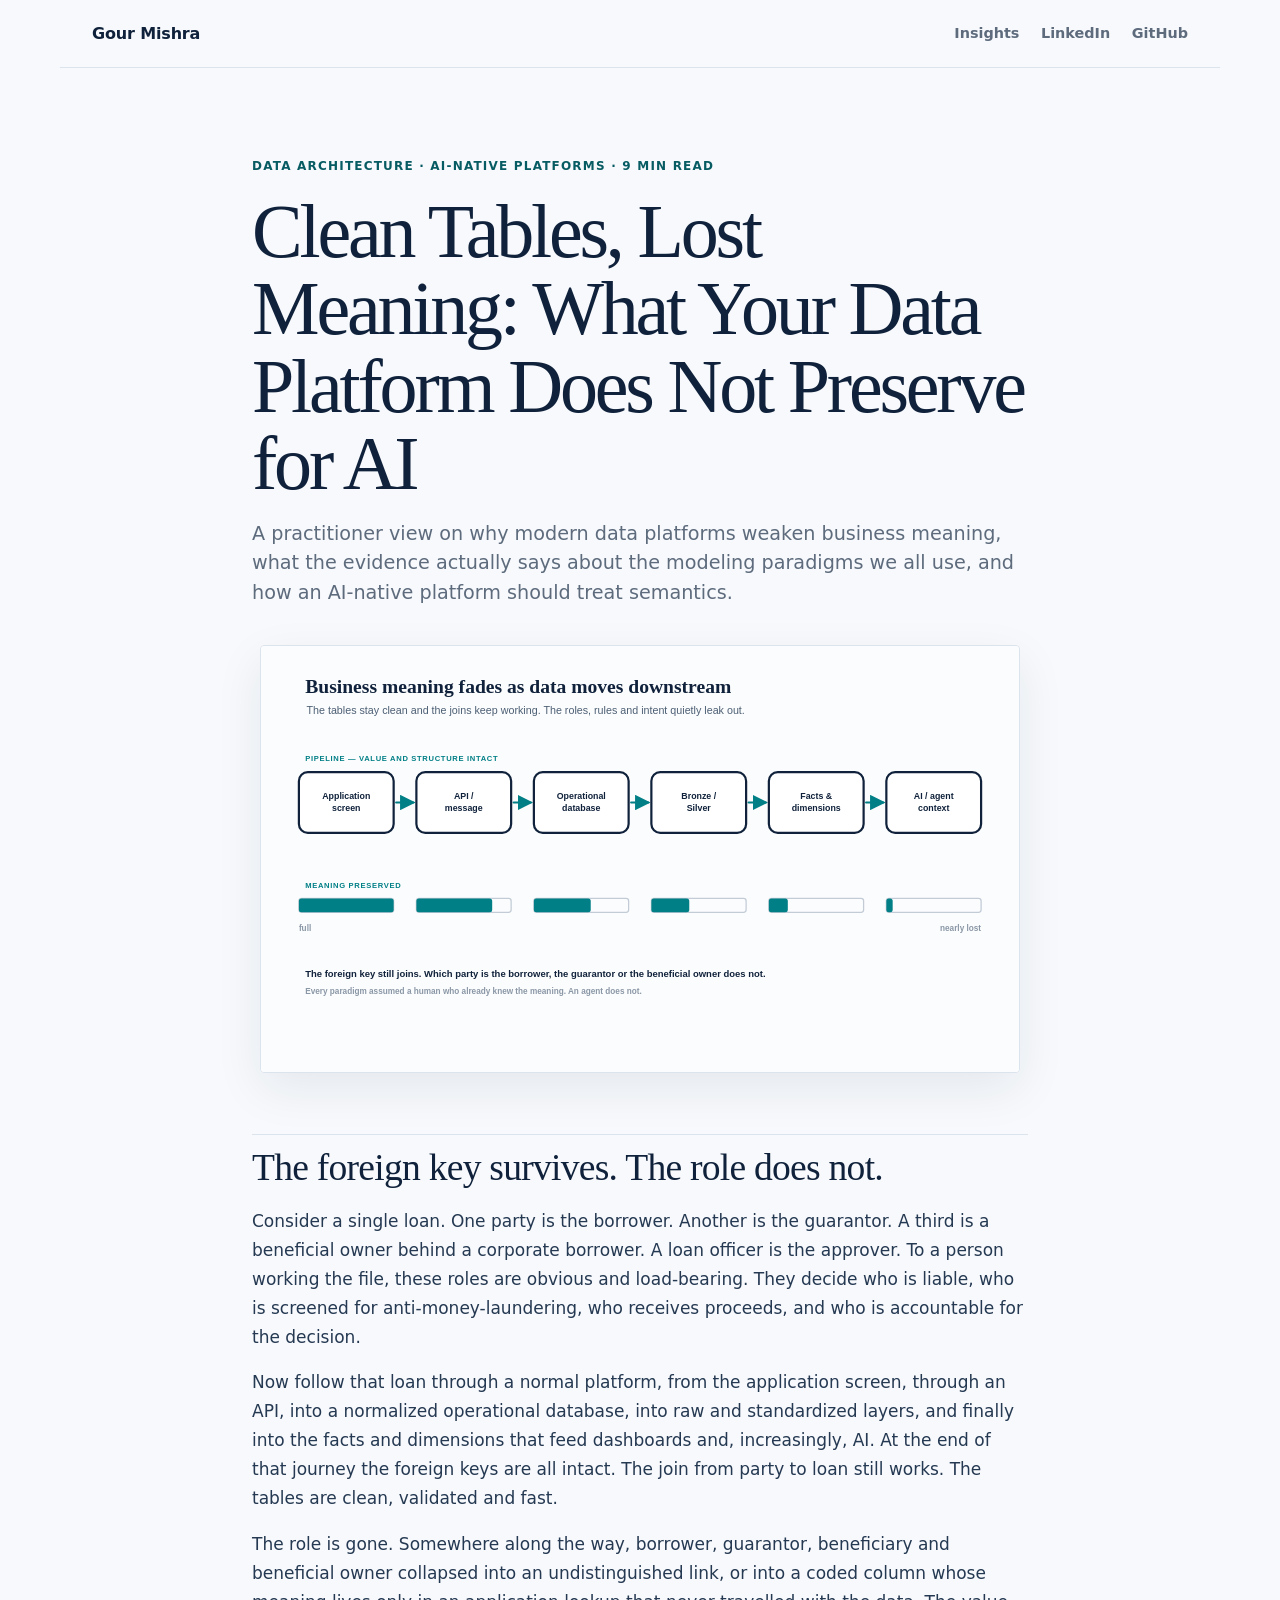
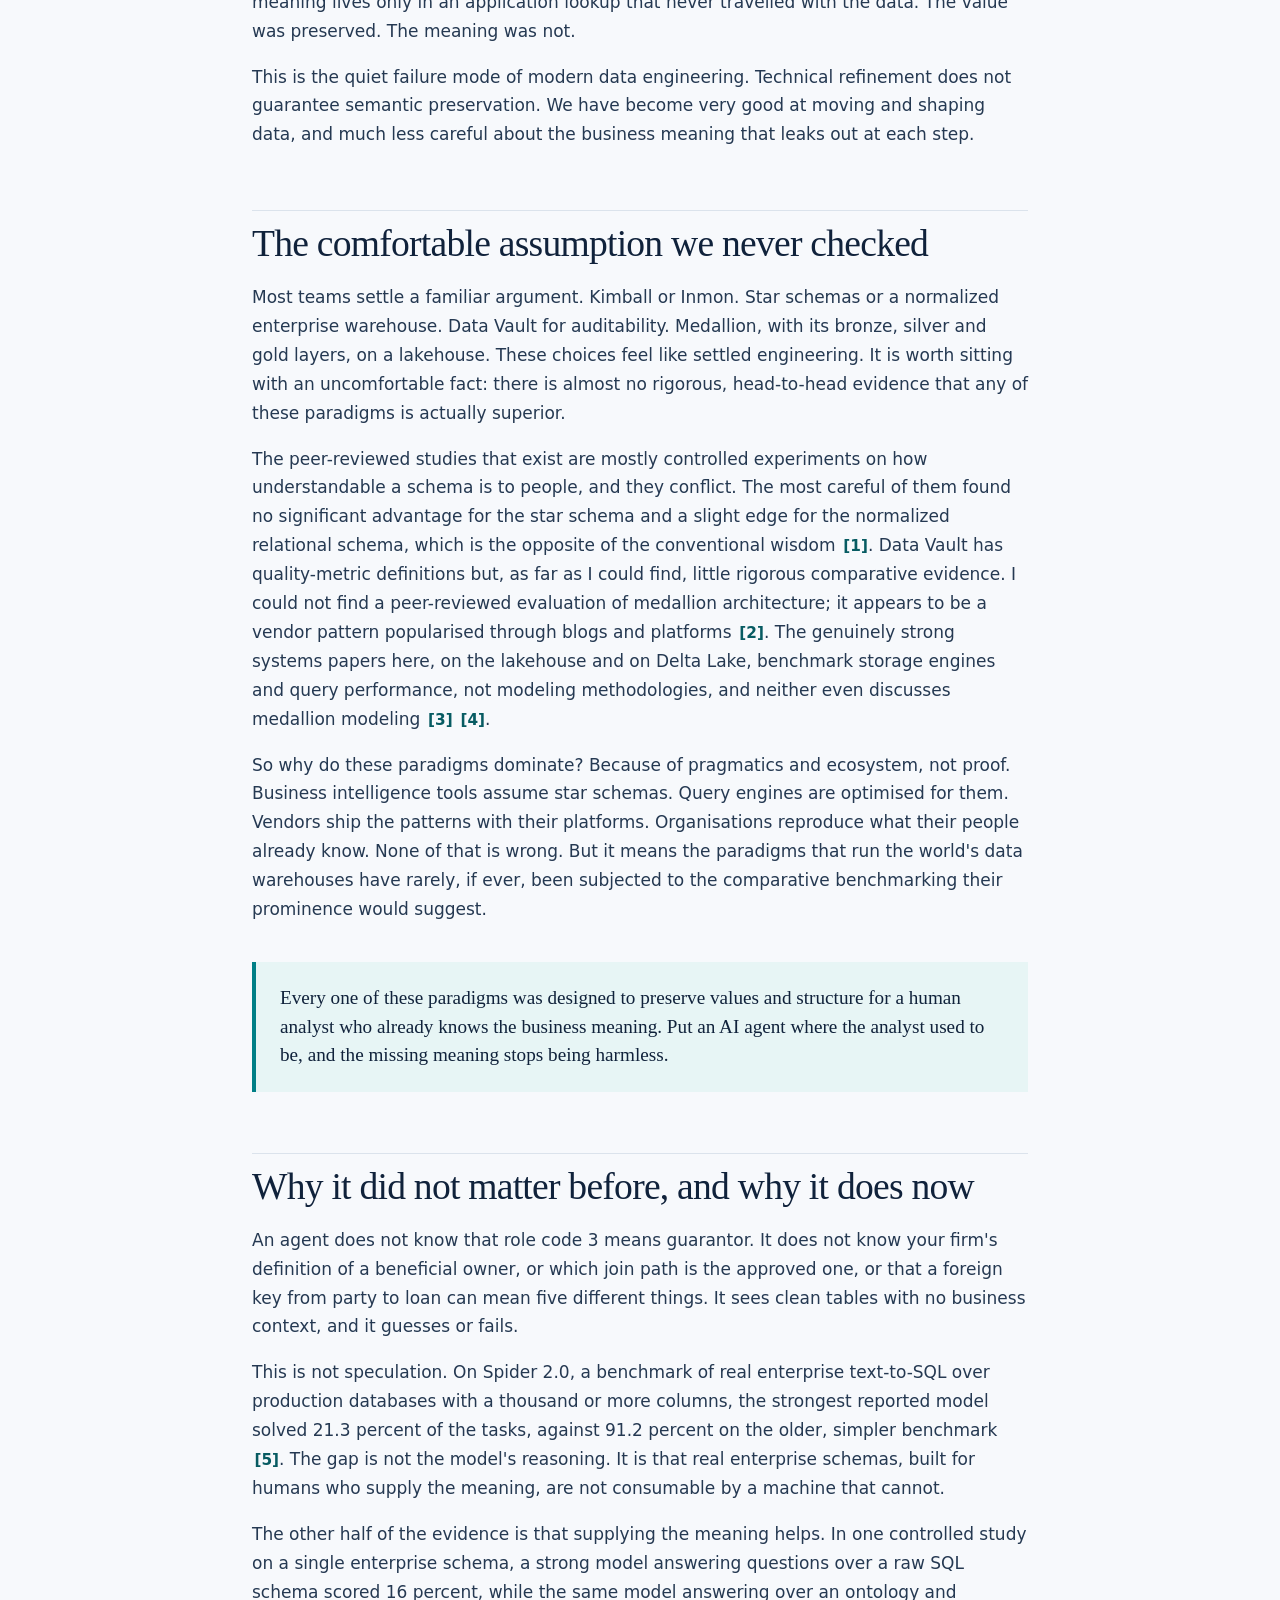
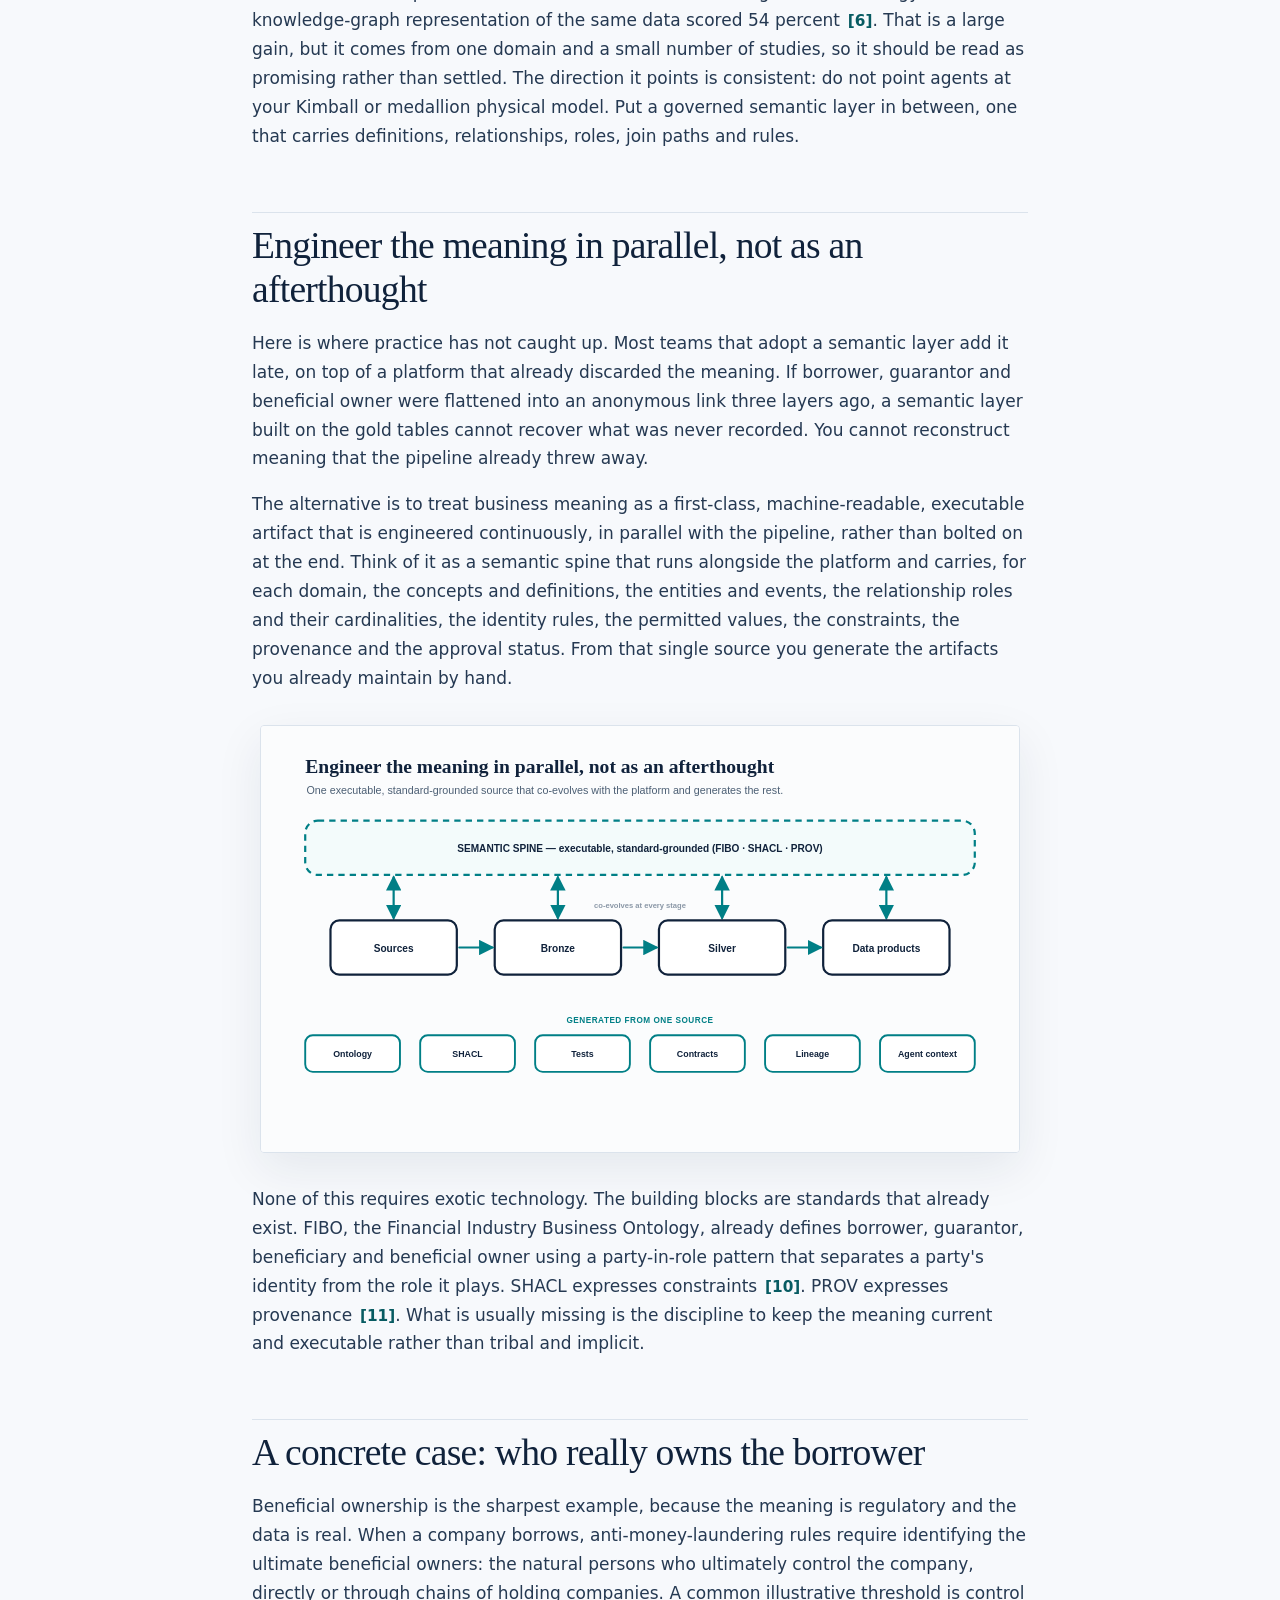
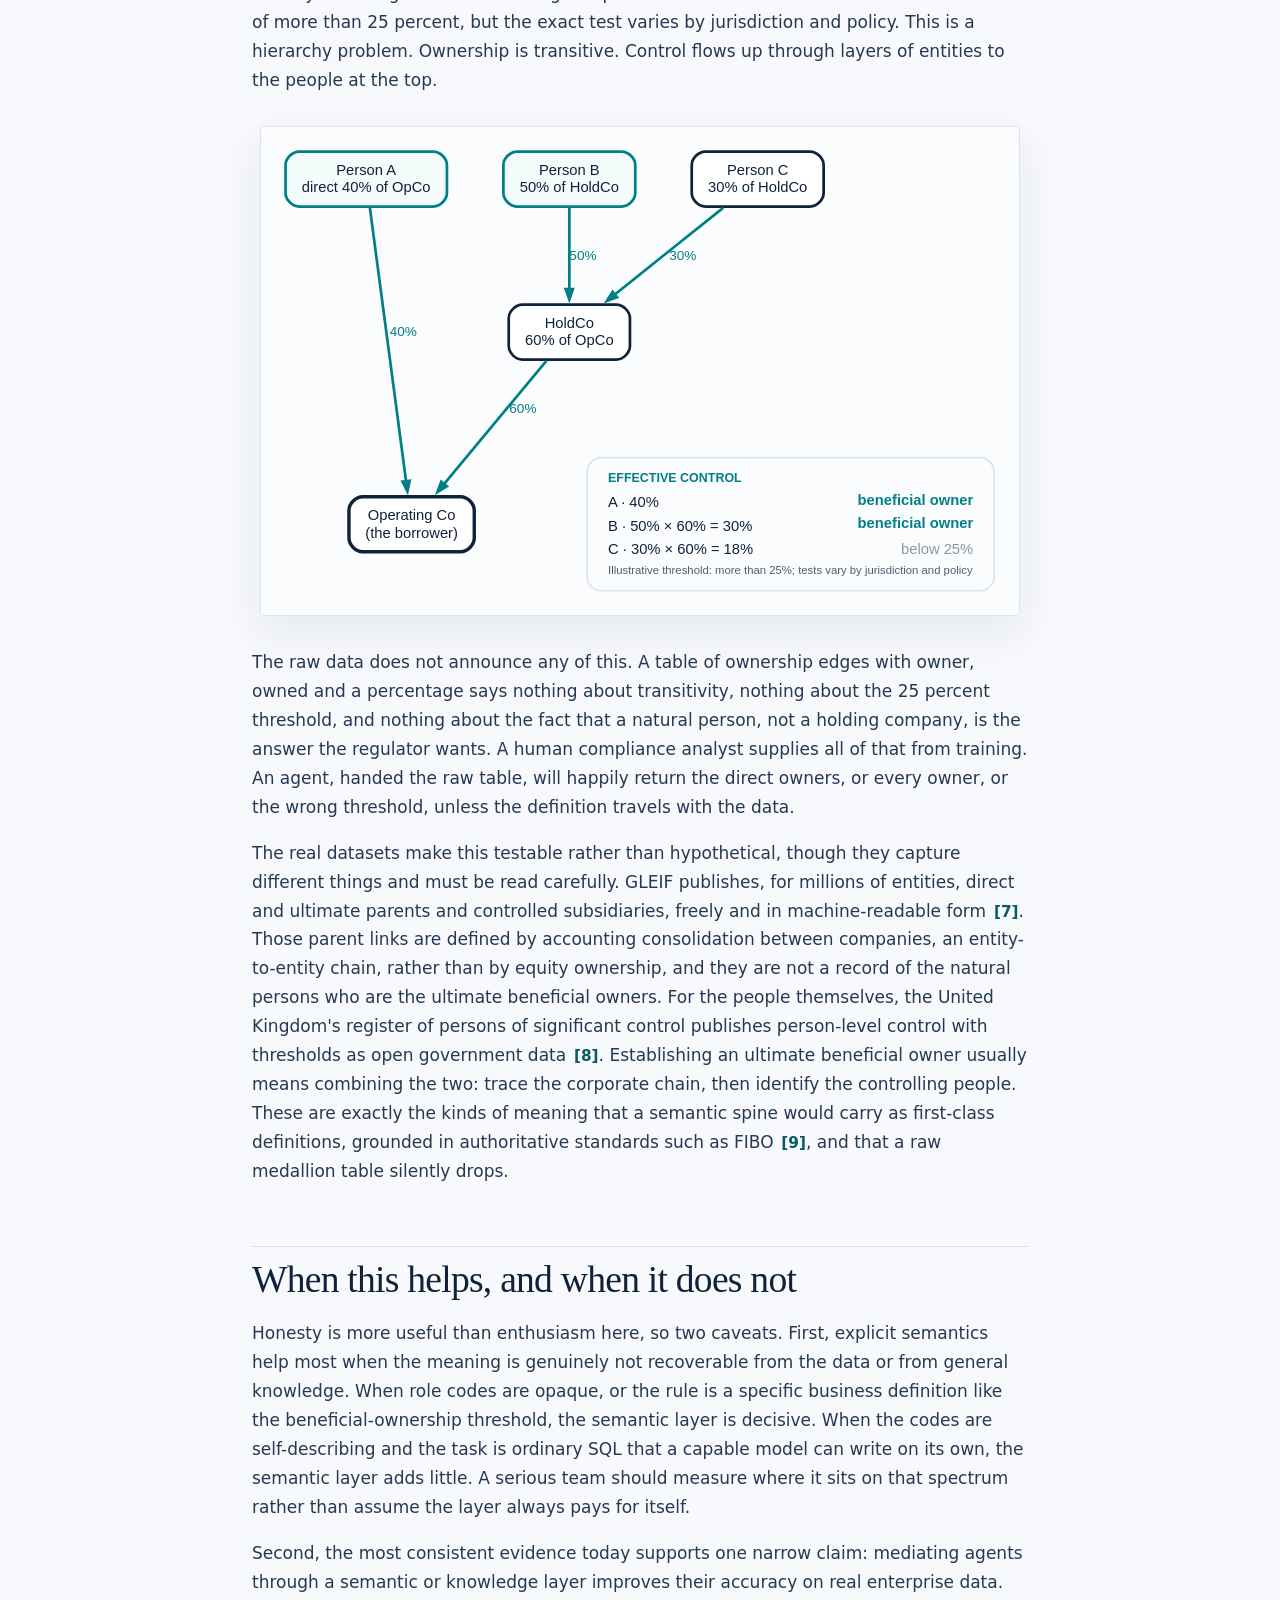
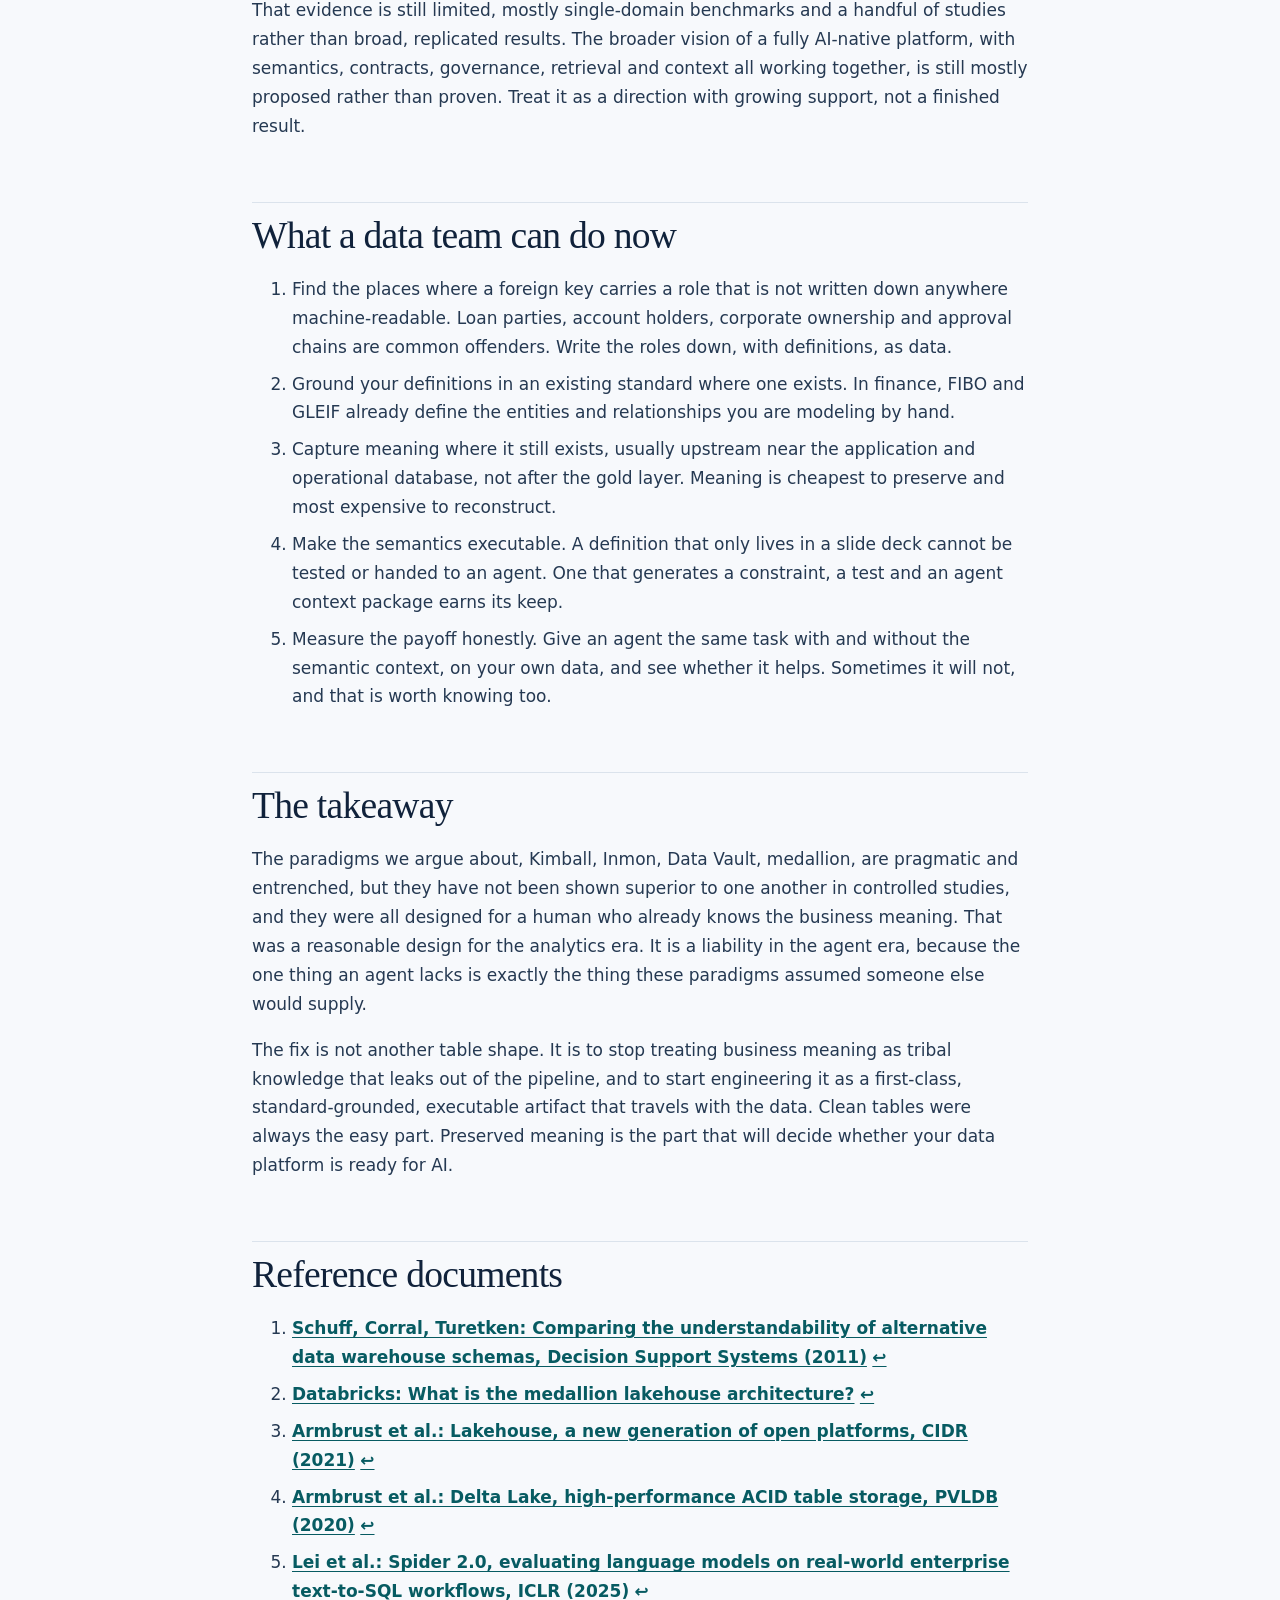
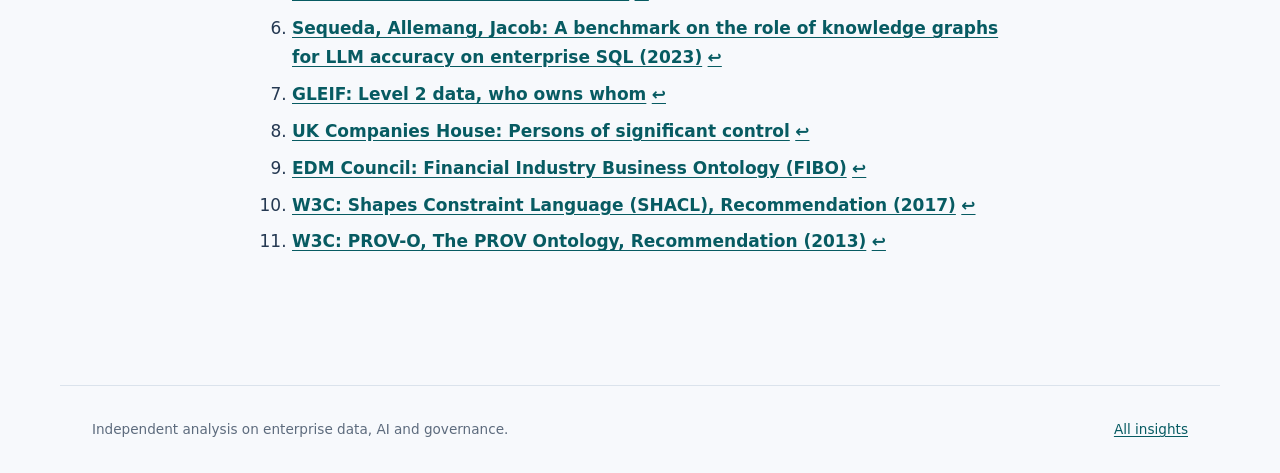
<file: insights/clean-tables-lost-meaning/index.html>
<!doctype html>
<html lang="en">
<head>
  <meta charset="utf-8">
  <meta name="viewport" content="width=device-width, initial-scale=1">
  <title>Clean Tables, Lost Meaning: What Your Data Platform Does Not Preserve for AI</title>
  <meta name="description" content="Modern data platforms keep the tables clean while business meaning leaks out. Why the dominant modeling paradigms lack comparative evidence, and how an AI-native platform should treat semantics.">
  <meta name="author" content="Gour Mishra">
  <meta name="robots" content="index, follow, max-image-preview:large">
  <link rel="canonical" href="https://gcmishra7.github.io/insights/clean-tables-lost-meaning/">
  <meta property="og:type" content="article">
  <meta property="og:title" content="Clean Tables, Lost Meaning: What Your Data Platform Does Not Preserve for AI">
  <meta property="og:description" content="Why the dominant data-modeling paradigms lack comparative evidence, and how an AI-native platform should treat business meaning.">
  <meta property="og:url" content="https://gcmishra7.github.io/insights/clean-tables-lost-meaning/">
  <meta property="og:image" content="https://gcmishra7.github.io/assets/images/semantic-loss-pipeline.svg">
  <meta property="og:image:alt" content="Six-stage data pipeline with a meaning-preserved bar fading from full to nearly empty">
  <meta name="twitter:card" content="summary_large_image">
  <meta name="twitter:title" content="Clean Tables, Lost Meaning: What Your Data Platform Does Not Preserve for AI">
  <meta name="twitter:description" content="Why the dominant data-modeling paradigms lack comparative evidence, and how an AI-native platform should treat business meaning.">
  <meta name="twitter:image" content="https://gcmishra7.github.io/assets/images/semantic-loss-pipeline.svg">
  <link rel="stylesheet" href="/assets/css/style.css">
  <script type="application/ld+json">
  {
    "@context": "https://schema.org",
    "@type": "Article",
    "headline": "Clean Tables, Lost Meaning: What Your Data Platform Does Not Preserve for AI",
    "description": "Why the dominant data-modeling paradigms lack comparative evidence, and how an AI-native platform should treat business meaning.",
    "author": {"@type": "Person", "name": "Gour Mishra"},
    "datePublished": "2026-09-09",
    "dateModified": "2026-09-09",
    "mainEntityOfPage": "https://gcmishra7.github.io/insights/clean-tables-lost-meaning/",
    "image": "https://gcmishra7.github.io/assets/images/semantic-loss-pipeline.svg"
  }
  </script>
</head>
<body>
  <header class="site-header">
    <a class="brand" href="/">Gour Mishra</a>
    <nav aria-label="Primary navigation">
      <a href="/">Insights</a>
      <a href="https://www.linkedin.com/in/gourmishra">LinkedIn</a>
      <a href="https://github.com/gcmishra7">GitHub</a>
    </nav>
  </header>
  <main>
    <article class="article-shell">
      <div class="article-meta">Data architecture · AI-native platforms · 9 min read</div>
      <h1 id="clean-tables-lost-meaning">Clean Tables, Lost Meaning: What Your Data Platform Does Not Preserve for AI</h1>
      <p>A practitioner view on why modern data platforms weaken business meaning, what the evidence actually says about the modeling paradigms we all use, and how an AI-native platform should treat semantics.</p>

      <img src="/assets/images/semantic-loss-pipeline.svg" alt="Six-stage data pipeline with connectors, above a meaning-preserved bar that fades from full to nearly empty by the AI stage" width="1200" height="675">

      <h2 id="the-role">The foreign key survives. The role does not.</h2>
      <p>Consider a single loan. One party is the borrower. Another is the guarantor. A third is a beneficial owner behind a corporate borrower. A loan officer is the approver. To a person working the file, these roles are obvious and load-bearing. They decide who is liable, who is screened for anti-money-laundering, who receives proceeds, and who is accountable for the decision.</p>
      <p>Now follow that loan through a normal platform, from the application screen, through an API, into a normalized operational database, into raw and standardized layers, and finally into the facts and dimensions that feed dashboards and, increasingly, AI. At the end of that journey the foreign keys are all intact. The join from party to loan still works. The tables are clean, validated and fast.</p>
      <p>The role is gone. Somewhere along the way, borrower, guarantor, beneficiary and beneficial owner collapsed into an undistinguished link, or into a coded column whose meaning lives only in an application lookup that never travelled with the data. The value was preserved. The meaning was not.</p>
      <p>This is the quiet failure mode of modern data engineering. Technical refinement does not guarantee semantic preservation. We have become very good at moving and shaping data, and much less careful about the business meaning that leaks out at each step.</p>

      <h2 id="the-assumption">The comfortable assumption we never checked</h2>
      <p>Most teams settle a familiar argument. Kimball or Inmon. Star schemas or a normalized enterprise warehouse. Data Vault for auditability. Medallion, with its bronze, silver and gold layers, on a lakehouse. These choices feel like settled engineering. It is worth sitting with an uncomfortable fact: there is almost no rigorous, head-to-head evidence that any of these paradigms is actually superior.</p>
      <p>The peer-reviewed studies that exist are mostly controlled experiments on how understandable a schema is to people, and they conflict. The most careful of them found no significant advantage for the star schema and a slight edge for the normalized relational schema, which is the opposite of the conventional wisdom <a class="citation" id="cite-1" href="#ref-1" aria-label="Reference 1">[1]</a>. Data Vault has quality-metric definitions but, as far as I could find, little rigorous comparative evidence. I could not find a peer-reviewed evaluation of medallion architecture; it appears to be a vendor pattern popularised through blogs and platforms <a class="citation" id="cite-2" href="#ref-2" aria-label="Reference 2">[2]</a>. The genuinely strong systems papers here, on the lakehouse and on Delta Lake, benchmark storage engines and query performance, not modeling methodologies, and neither even discusses medallion modeling <a class="citation" id="cite-3" href="#ref-3" aria-label="Reference 3">[3]</a> <a class="citation" id="cite-4" href="#ref-4" aria-label="Reference 4">[4]</a>.</p>
      <p>So why do these paradigms dominate? Because of pragmatics and ecosystem, not proof. Business intelligence tools assume star schemas. Query engines are optimised for them. Vendors ship the patterns with their platforms. Organisations reproduce what their people already know. None of that is wrong. But it means the paradigms that run the world's data warehouses have rarely, if ever, been subjected to the comparative benchmarking their prominence would suggest.</p>
      <blockquote>
        <p>Every one of these paradigms was designed to preserve values and structure for a human analyst who already knows the business meaning. Put an AI agent where the analyst used to be, and the missing meaning stops being harmless.</p>
      </blockquote>

      <h2 id="why-now">Why it did not matter before, and why it does now</h2>
      <p>An agent does not know that role code 3 means guarantor. It does not know your firm's definition of a beneficial owner, or which join path is the approved one, or that a foreign key from party to loan can mean five different things. It sees clean tables with no business context, and it guesses or fails.</p>
      <p>This is not speculation. On Spider 2.0, a benchmark of real enterprise text-to-SQL over production databases with a thousand or more columns, the strongest reported model solved 21.3 percent of the tasks, against 91.2 percent on the older, simpler benchmark <a class="citation" id="cite-5" href="#ref-5" aria-label="Reference 5">[5]</a>. The gap is not the model's reasoning. It is that real enterprise schemas, built for humans who supply the meaning, are not consumable by a machine that cannot.</p>
      <p>The other half of the evidence is that supplying the meaning helps. In one controlled study on a single enterprise schema, a strong model answering questions over a raw SQL schema scored 16 percent, while the same model answering over an ontology and knowledge-graph representation of the same data scored 54 percent <a class="citation" id="cite-6" href="#ref-6" aria-label="Reference 6">[6]</a>. That is a large gain, but it comes from one domain and a small number of studies, so it should be read as promising rather than settled. The direction it points is consistent: do not point agents at your Kimball or medallion physical model. Put a governed semantic layer in between, one that carries definitions, relationships, roles, join paths and rules.</p>

      <h2 id="in-parallel">Engineer the meaning in parallel, not as an afterthought</h2>
      <p>Here is where practice has not caught up. Most teams that adopt a semantic layer add it late, on top of a platform that already discarded the meaning. If borrower, guarantor and beneficial owner were flattened into an anonymous link three layers ago, a semantic layer built on the gold tables cannot recover what was never recorded. You cannot reconstruct meaning that the pipeline already threw away.</p>
      <p>The alternative is to treat business meaning as a first-class, machine-readable, executable artifact that is engineered continuously, in parallel with the pipeline, rather than bolted on at the end. Think of it as a semantic spine that runs alongside the platform and carries, for each domain, the concepts and definitions, the entities and events, the relationship roles and their cardinalities, the identity rules, the permitted values, the constraints, the provenance and the approval status. From that single source you generate the artifacts you already maintain by hand.</p>

      <img src="/assets/images/semantic-spine-parallel.svg" alt="A semantic spine band that co-evolves with a four-stage pipeline and generates ontology, SHACL, tests, contracts, lineage and agent context" width="1200" height="675">

      <p>None of this requires exotic technology. The building blocks are standards that already exist. FIBO, the Financial Industry Business Ontology, already defines borrower, guarantor, beneficiary and beneficial owner using a party-in-role pattern that separates a party's identity from the role it plays. SHACL expresses constraints <a class="citation" id="cite-10" href="#ref-10" aria-label="Reference 10">[10]</a>. PROV expresses provenance <a class="citation" id="cite-11" href="#ref-11" aria-label="Reference 11">[11]</a>. What is usually missing is the discipline to keep the meaning current and executable rather than tribal and implicit.</p>

      <h2 id="who-owns">A concrete case: who really owns the borrower</h2>
      <p>Beneficial ownership is the sharpest example, because the meaning is regulatory and the data is real. When a company borrows, anti-money-laundering rules require identifying the ultimate beneficial owners: the natural persons who ultimately control the company, directly or through chains of holding companies. A common illustrative threshold is control of more than 25 percent, but the exact test varies by jurisdiction and policy. This is a hierarchy problem. Ownership is transitive. Control flows up through layers of entities to the people at the top.</p>

      <img src="/assets/images/ubo-ownership-hierarchy.svg" alt="Corporate ownership hierarchy where effective control multiplies down the chain, so a 40 percent and a 30 percent owner are beneficial owners while an 18 percent owner is below an illustrative 25 percent threshold" width="668" height="430">

      <p>The raw data does not announce any of this. A table of ownership edges with owner, owned and a percentage says nothing about transitivity, nothing about the 25 percent threshold, and nothing about the fact that a natural person, not a holding company, is the answer the regulator wants. A human compliance analyst supplies all of that from training. An agent, handed the raw table, will happily return the direct owners, or every owner, or the wrong threshold, unless the definition travels with the data.</p>
      <p>The real datasets make this testable rather than hypothetical, though they capture different things and must be read carefully. GLEIF publishes, for millions of entities, direct and ultimate parents and controlled subsidiaries, freely and in machine-readable form <a class="citation" id="cite-7" href="#ref-7" aria-label="Reference 7">[7]</a>. Those parent links are defined by accounting consolidation between companies, an entity-to-entity chain, rather than by equity ownership, and they are not a record of the natural persons who are the ultimate beneficial owners. For the people themselves, the United Kingdom's register of persons of significant control publishes person-level control with thresholds as open government data <a class="citation" id="cite-8" href="#ref-8" aria-label="Reference 8">[8]</a>. Establishing an ultimate beneficial owner usually means combining the two: trace the corporate chain, then identify the controlling people. These are exactly the kinds of meaning that a semantic spine would carry as first-class definitions, grounded in authoritative standards such as FIBO <a class="citation" id="cite-9" href="#ref-9" aria-label="Reference 9">[9]</a>, and that a raw medallion table silently drops.</p>

      <h2 id="when">When this helps, and when it does not</h2>
      <p>Honesty is more useful than enthusiasm here, so two caveats. First, explicit semantics help most when the meaning is genuinely not recoverable from the data or from general knowledge. When role codes are opaque, or the rule is a specific business definition like the beneficial-ownership threshold, the semantic layer is decisive. When the codes are self-describing and the task is ordinary SQL that a capable model can write on its own, the semantic layer adds little. A serious team should measure where it sits on that spectrum rather than assume the layer always pays for itself.</p>
      <p>Second, the most consistent evidence today supports one narrow claim: mediating agents through a semantic or knowledge layer improves their accuracy on real enterprise data. That evidence is still limited, mostly single-domain benchmarks and a handful of studies rather than broad, replicated results. The broader vision of a fully AI-native platform, with semantics, contracts, governance, retrieval and context all working together, is still mostly proposed rather than proven. Treat it as a direction with growing support, not a finished result.</p>

      <h2 id="do-now">What a data team can do now</h2>
      <ol>
        <li>Find the places where a foreign key carries a role that is not written down anywhere machine-readable. Loan parties, account holders, corporate ownership and approval chains are common offenders. Write the roles down, with definitions, as data.</li>
        <li>Ground your definitions in an existing standard where one exists. In finance, FIBO and GLEIF already define the entities and relationships you are modeling by hand.</li>
        <li>Capture meaning where it still exists, usually upstream near the application and operational database, not after the gold layer. Meaning is cheapest to preserve and most expensive to reconstruct.</li>
        <li>Make the semantics executable. A definition that only lives in a slide deck cannot be tested or handed to an agent. One that generates a constraint, a test and an agent context package earns its keep.</li>
        <li>Measure the payoff honestly. Give an agent the same task with and without the semantic context, on your own data, and see whether it helps. Sometimes it will not, and that is worth knowing too.</li>
      </ol>

      <h2 id="takeaway">The takeaway</h2>
      <p>The paradigms we argue about, Kimball, Inmon, Data Vault, medallion, are pragmatic and entrenched, but they have not been shown superior to one another in controlled studies, and they were all designed for a human who already knows the business meaning. That was a reasonable design for the analytics era. It is a liability in the agent era, because the one thing an agent lacks is exactly the thing these paradigms assumed someone else would supply.</p>
      <p>The fix is not another table shape. It is to stop treating business meaning as tribal knowledge that leaks out of the pipeline, and to start engineering it as a first-class, standard-grounded, executable artifact that travels with the data. Clean tables were always the easy part. Preserved meaning is the part that will decide whether your data platform is ready for AI.</p>

      <h2 id="references">Reference documents</h2>
      <ol>
        <li id="ref-1"><a href="https://scholarworks.boisestate.edu/itscm_facpubs/27/">Schuff, Corral, Turetken: Comparing the understandability of alternative data warehouse schemas, Decision Support Systems (2011)</a> <a href="#cite-1" aria-label="Return to reference 1 in the article">↩</a></li>
        <li id="ref-2"><a href="https://www.databricks.com/blog/what-is-medallion-architecture">Databricks: What is the medallion lakehouse architecture?</a> <a href="#cite-2" aria-label="Return to reference 2 in the article">↩</a></li>
        <li id="ref-3"><a href="https://www.cidrdb.org/cidr2021/papers/cidr2021_paper17.pdf">Armbrust et al.: Lakehouse, a new generation of open platforms, CIDR (2021)</a> <a href="#cite-3" aria-label="Return to reference 3 in the article">↩</a></li>
        <li id="ref-4"><a href="https://www.vldb.org/pvldb/vol13/p3411-armbrust.pdf">Armbrust et al.: Delta Lake, high-performance ACID table storage, PVLDB (2020)</a> <a href="#cite-4" aria-label="Return to reference 4 in the article">↩</a></li>
        <li id="ref-5"><a href="https://arxiv.org/abs/2411.07763">Lei et al.: Spider 2.0, evaluating language models on real-world enterprise text-to-SQL workflows, ICLR (2025)</a> <a href="#cite-5" aria-label="Return to reference 5 in the article">↩</a></li>
        <li id="ref-6"><a href="https://arxiv.org/abs/2311.07509">Sequeda, Allemang, Jacob: A benchmark on the role of knowledge graphs for LLM accuracy on enterprise SQL (2023)</a> <a href="#cite-6" aria-label="Return to reference 6 in the article">↩</a></li>
        <li id="ref-7"><a href="https://www.gleif.org/en/lei-data/access-and-use-lei-data/level-2-data-who-owns-whom">GLEIF: Level 2 data, who owns whom</a> <a href="#cite-7" aria-label="Return to reference 7 in the article">↩</a></li>
        <li id="ref-8"><a href="https://download.companieshouse.gov.uk/en_pscdata.html">UK Companies House: Persons of significant control</a> <a href="#cite-8" aria-label="Return to reference 8 in the article">↩</a></li>
        <li id="ref-9"><a href="https://spec.edmcouncil.org/fibo/">EDM Council: Financial Industry Business Ontology (FIBO)</a> <a href="#cite-9" aria-label="Return to reference 9 in the article">↩</a></li>
        <li id="ref-10"><a href="https://www.w3.org/TR/shacl/">W3C: Shapes Constraint Language (SHACL), Recommendation (2017)</a> <a href="#cite-10" aria-label="Return to reference 10 in the article">↩</a></li>
        <li id="ref-11"><a href="https://www.w3.org/TR/prov-o/">W3C: PROV-O, The PROV Ontology, Recommendation (2013)</a> <a href="#cite-11" aria-label="Return to reference 11 in the article">↩</a></li>
      </ol>
    </article>
  </main>
  <footer class="site-footer">
    <span>Independent analysis on enterprise data, AI and governance.</span>
    <a href="/">All insights</a>
  </footer>
</body>
</html>
</file>
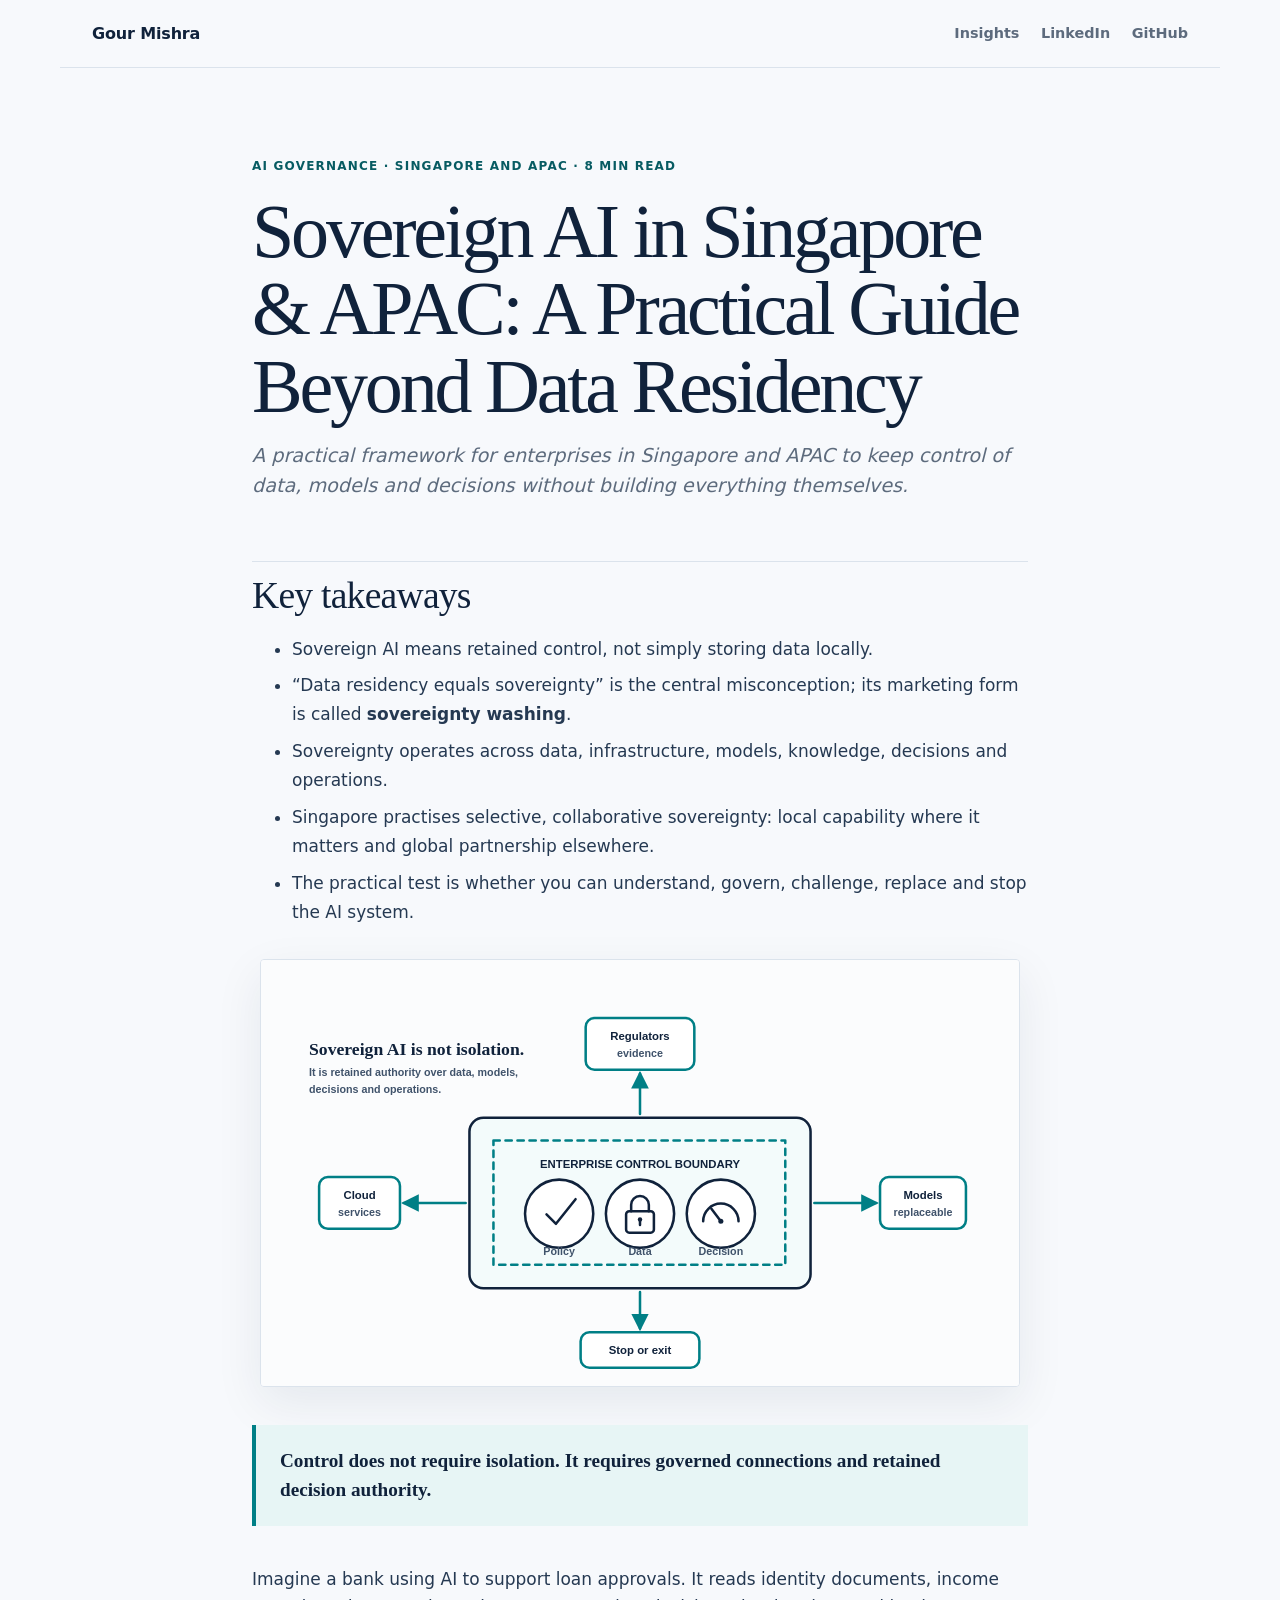
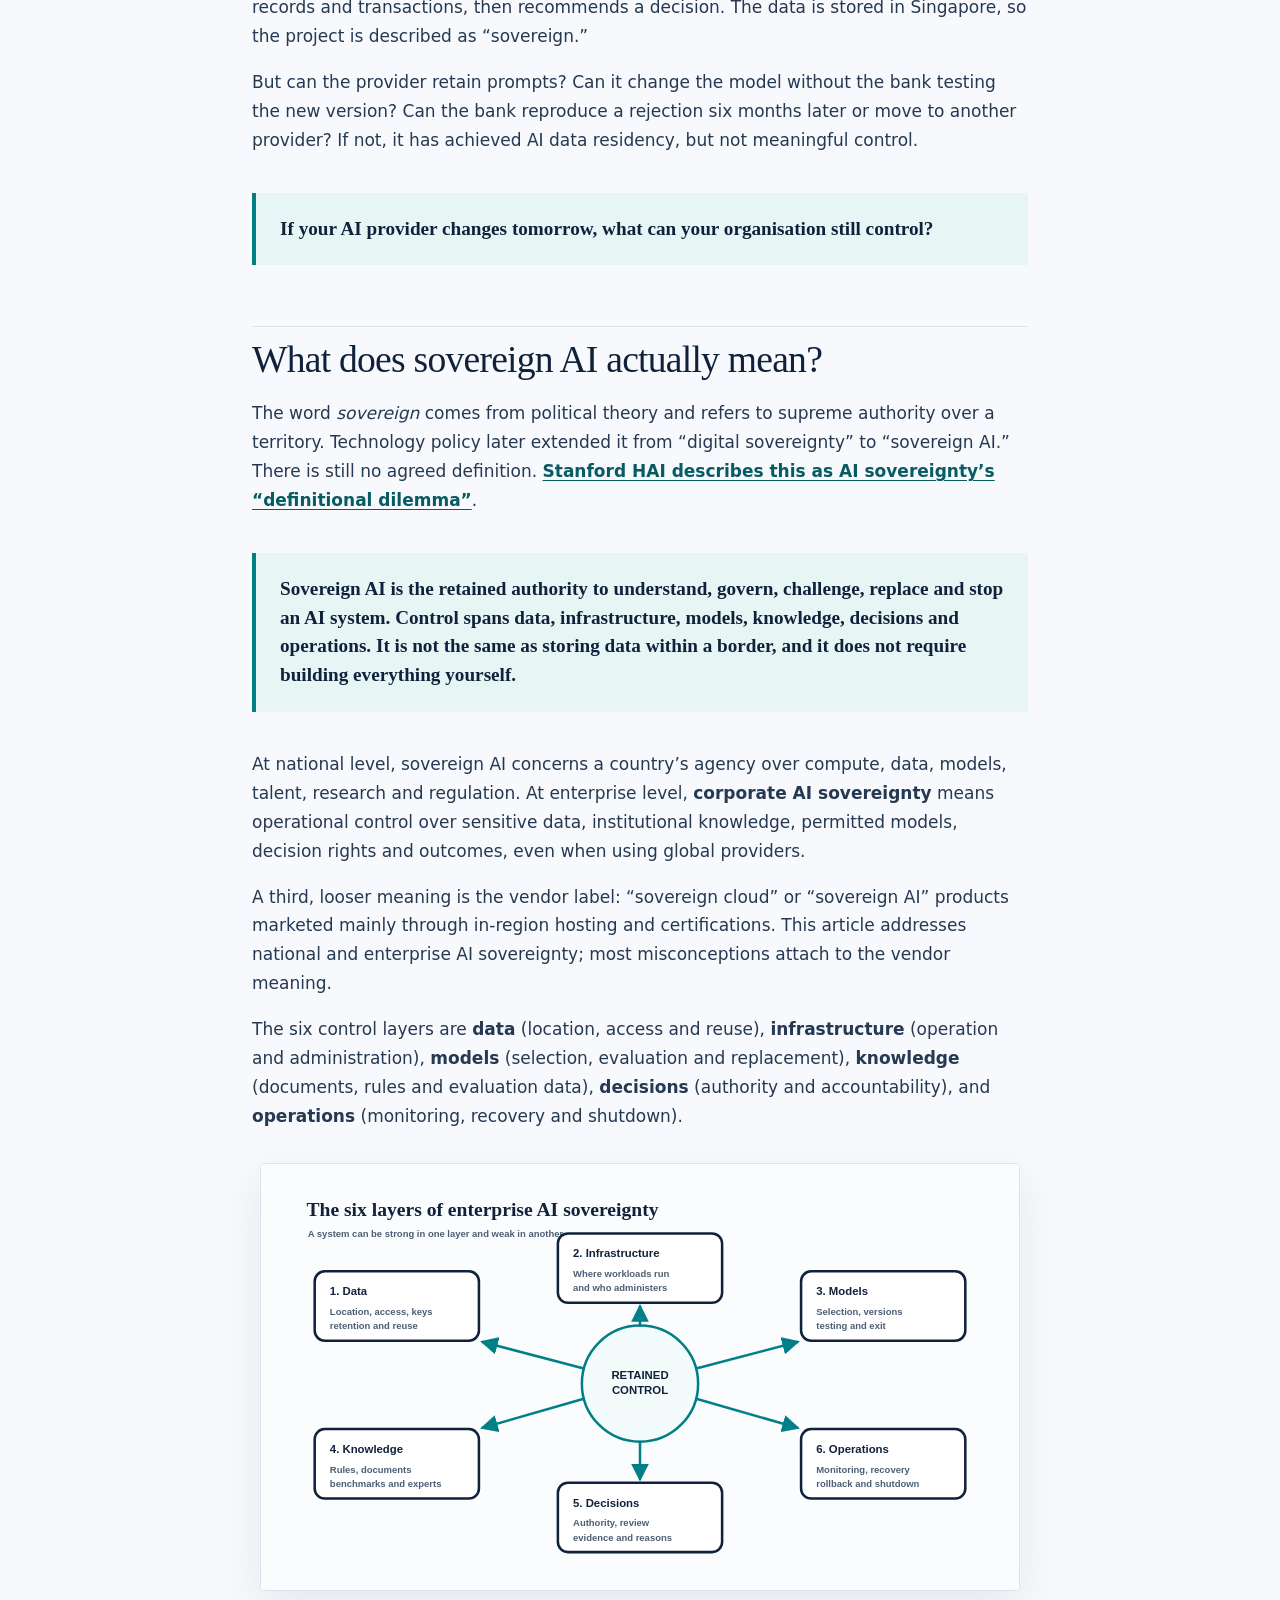
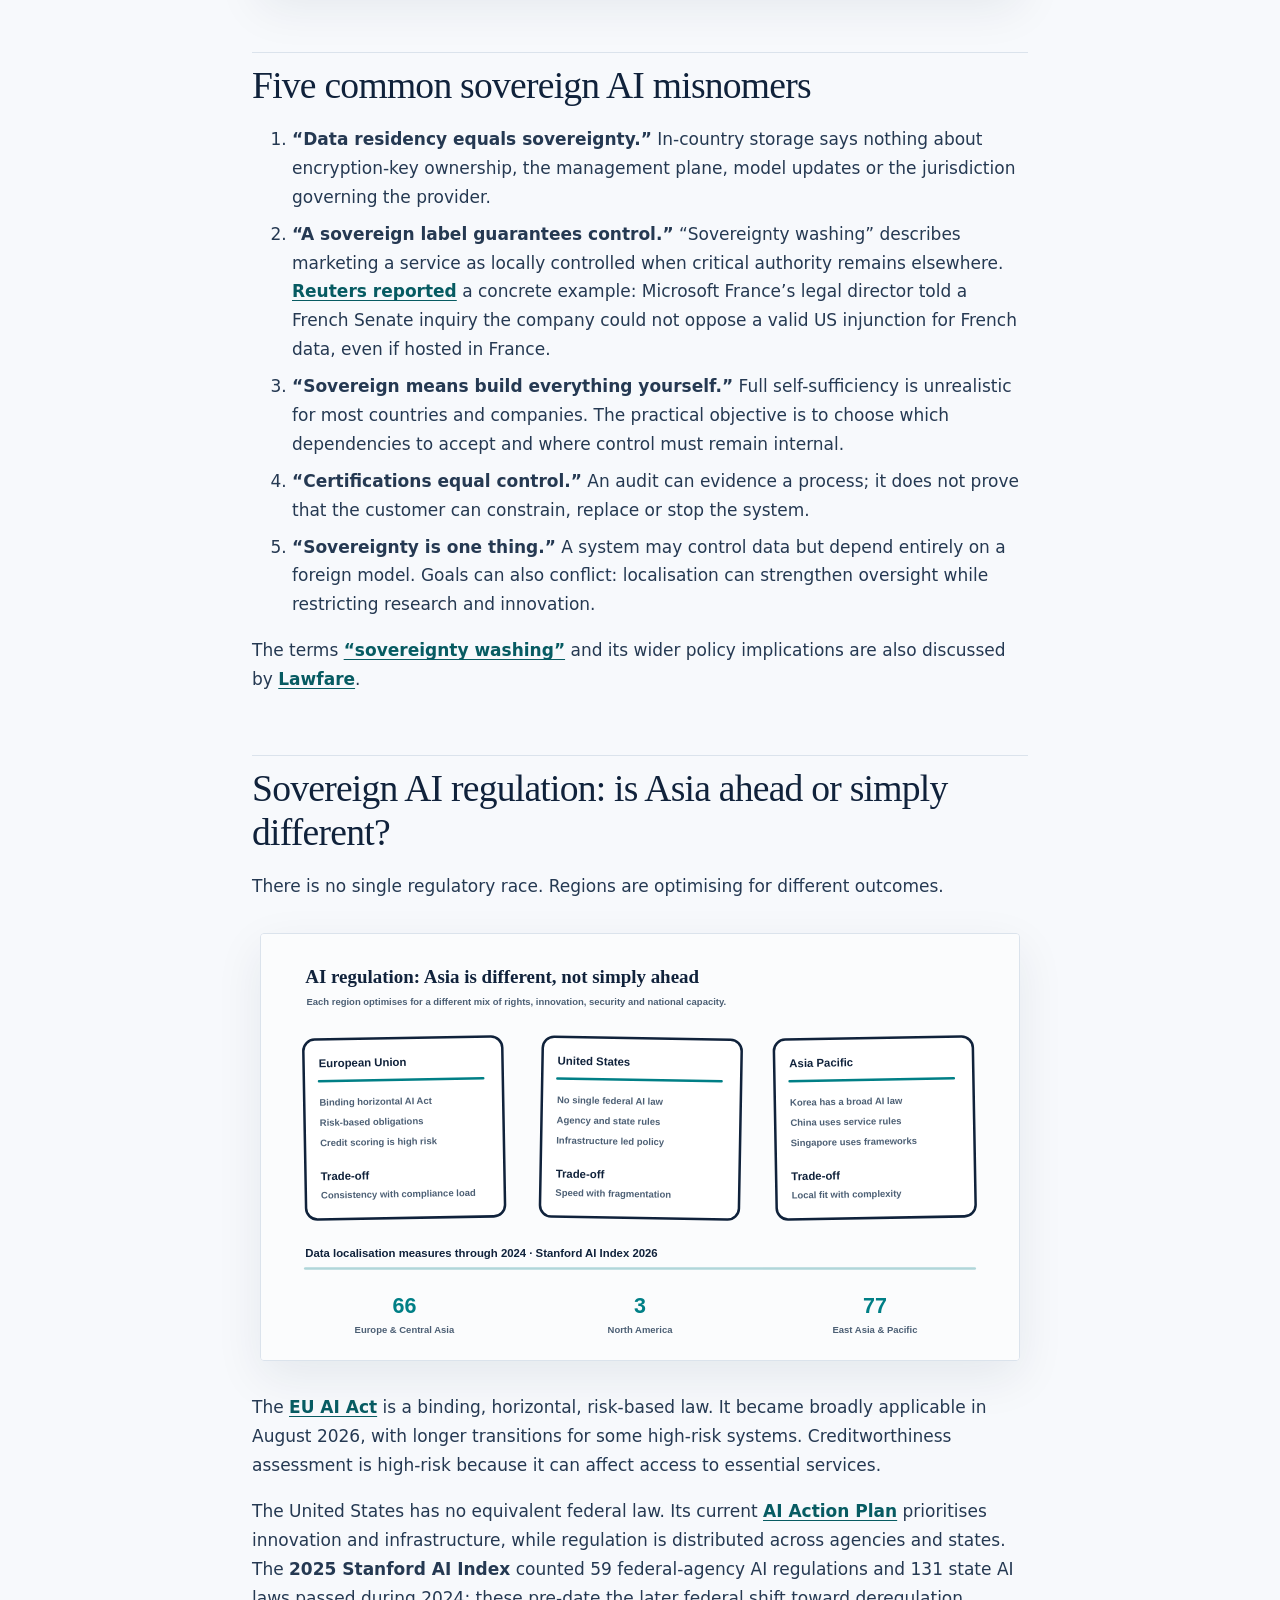
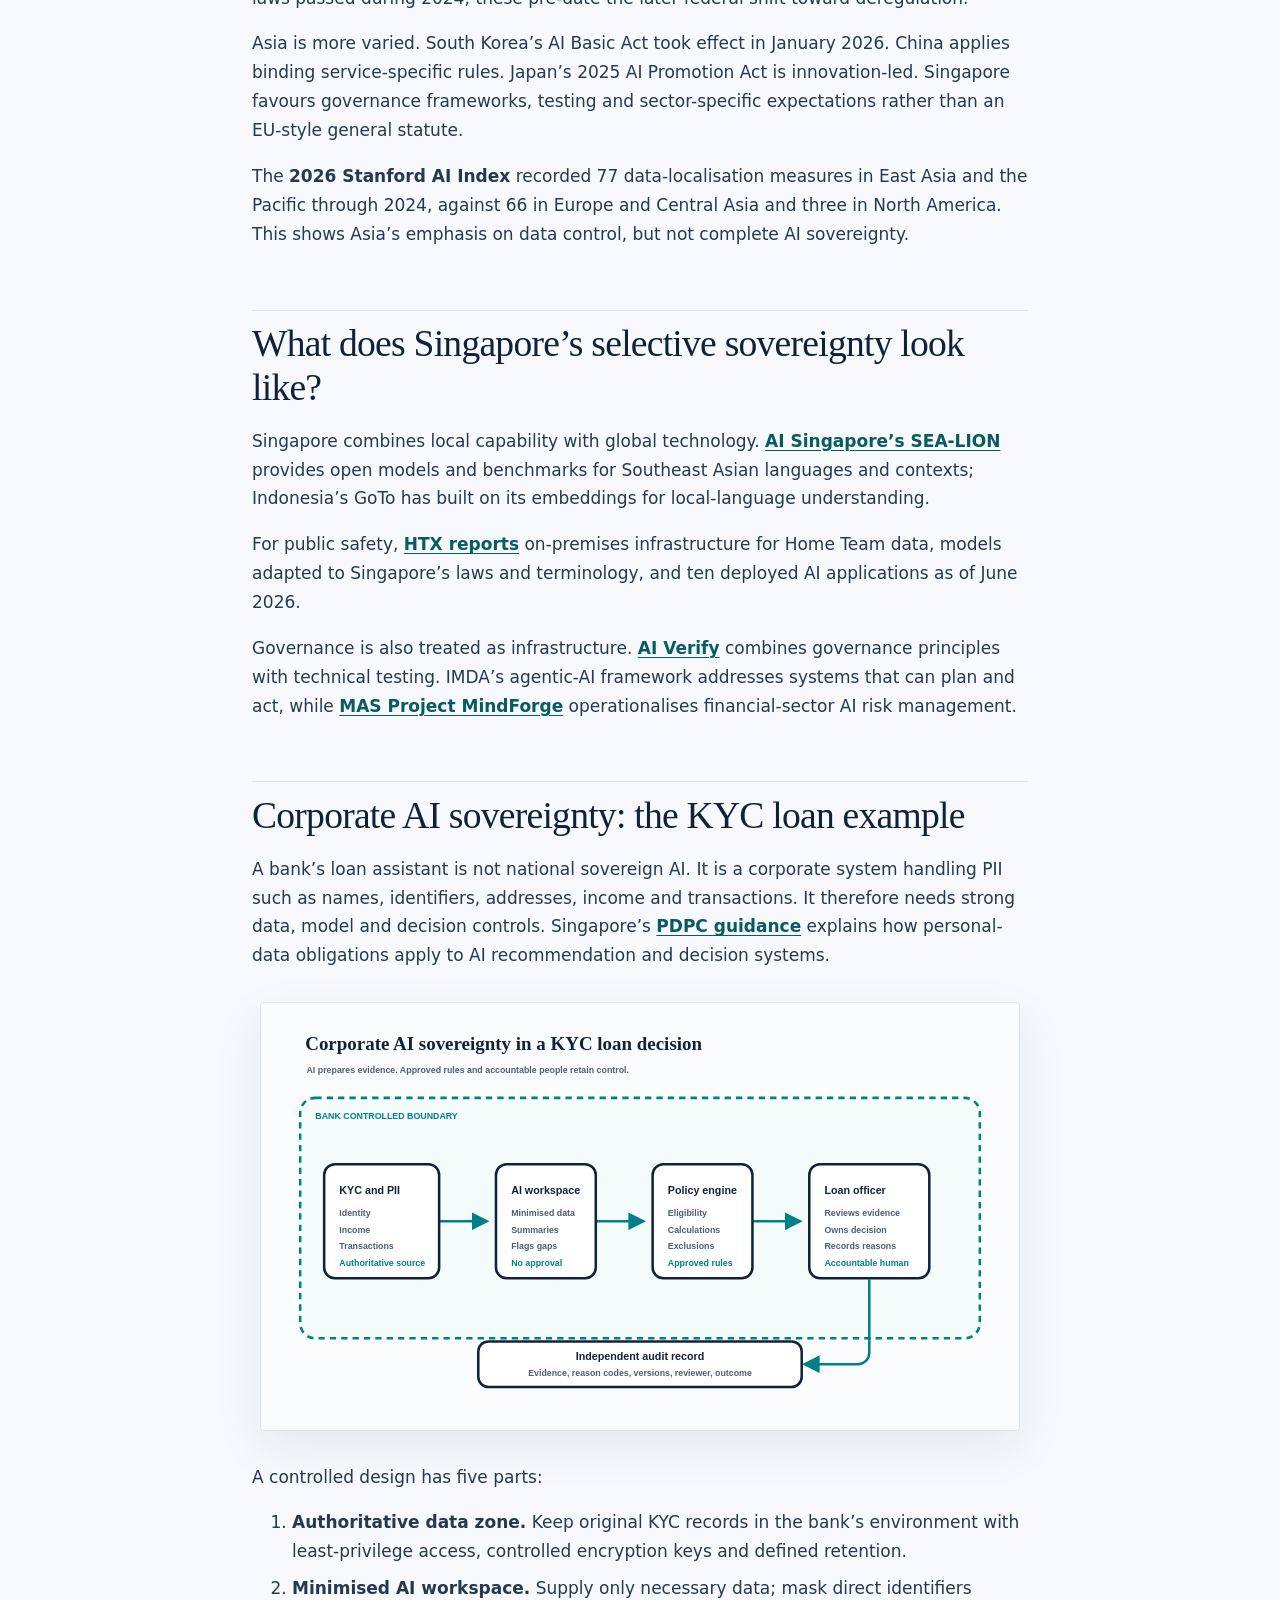
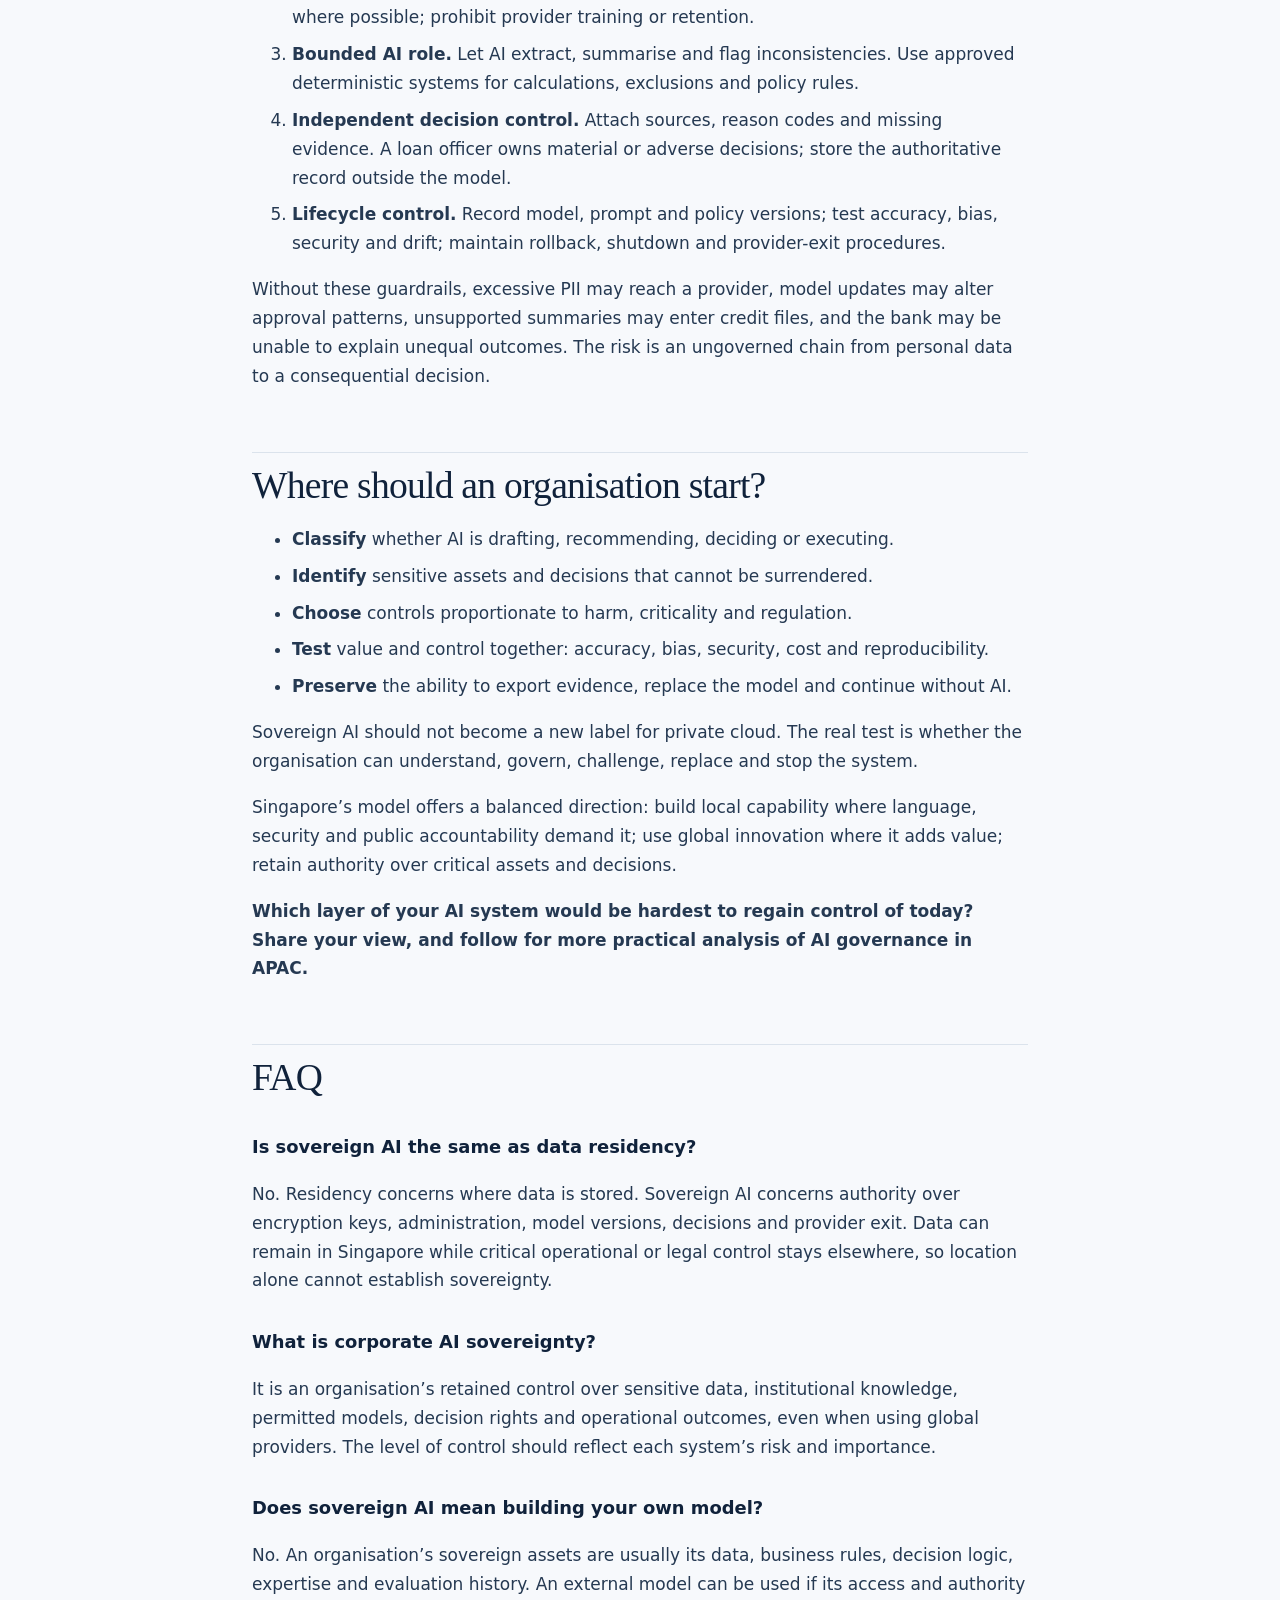
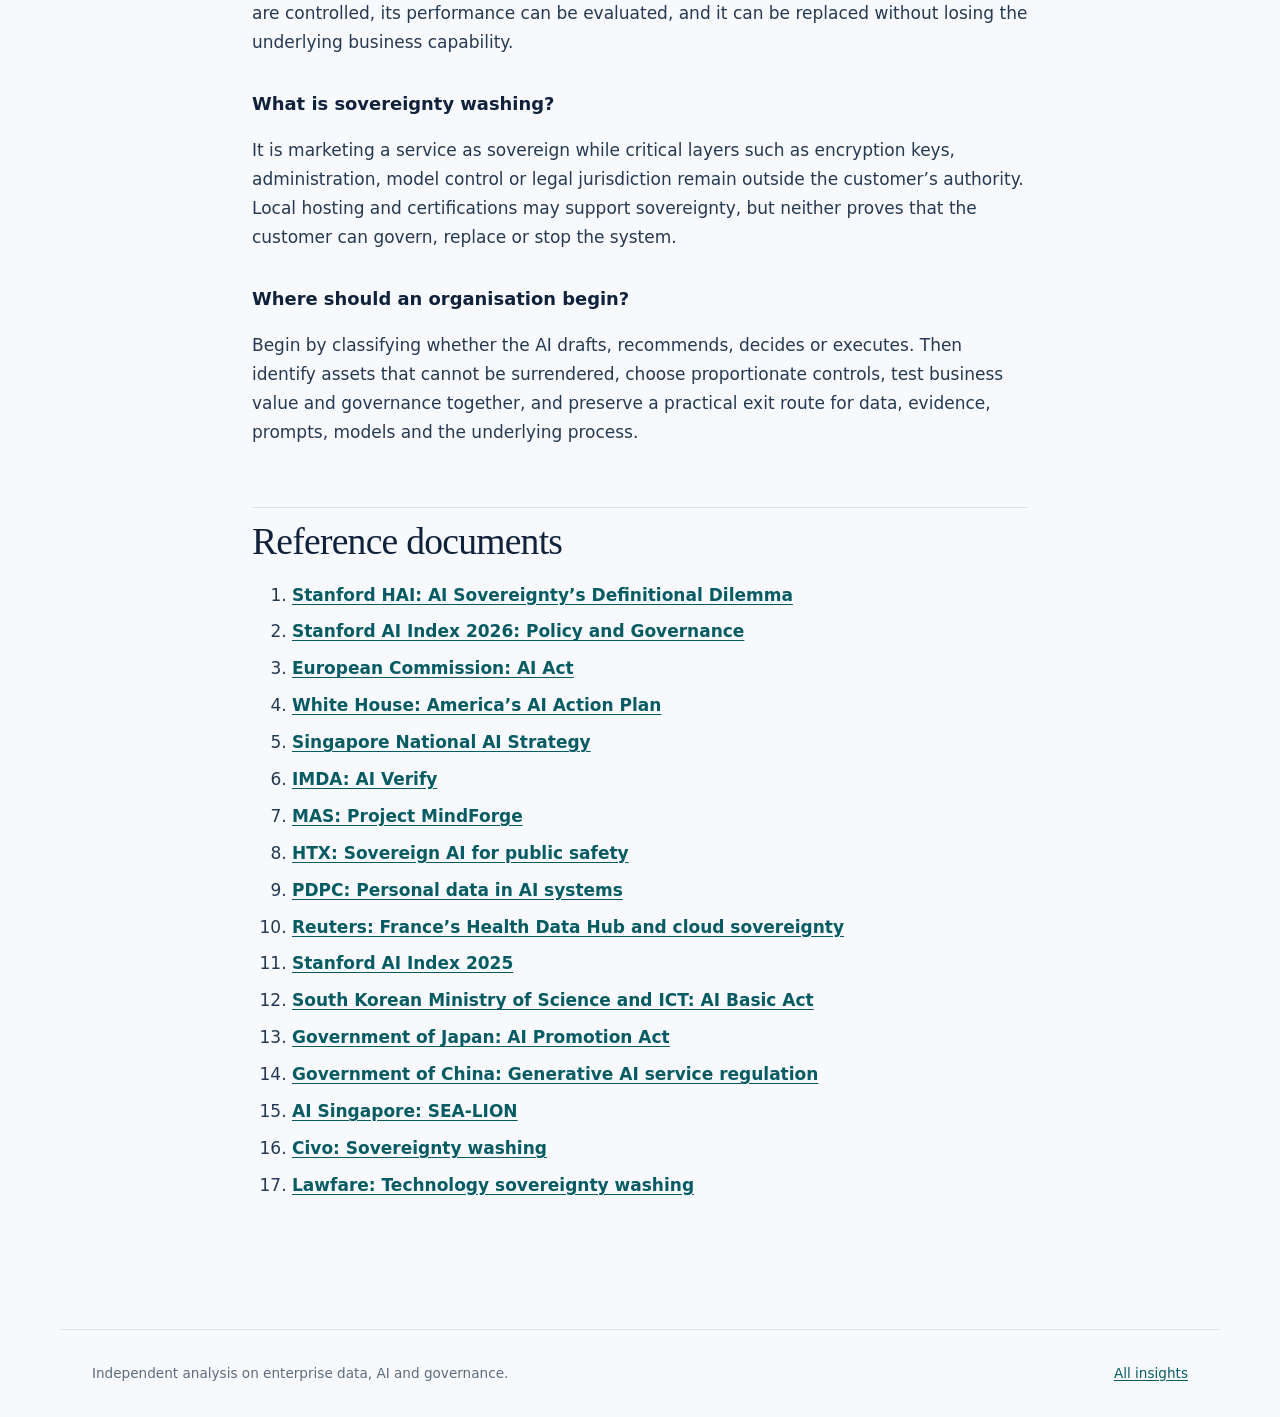
<file: insights/sovereign-ai-singapore-apac/index.html>
<!doctype html>
<html lang="en-SG">
<head>
  <meta charset="utf-8">
  <meta name="viewport" content="width=device-width, initial-scale=1">
  <title>Sovereign AI in Singapore &amp; APAC: A Practical Guide</title>
  <meta name="description" content="What sovereign AI really means for
enterprises in Singapore and APAC: controlling data, models and
decisions, not just data residency.">
  <meta name="author" content="Gour Mishra">
  <meta name="robots" content="index, follow, max-image-preview:large">
  <link rel="canonical" href="https://gcmishra7.github.io/insights/sovereign-ai-singapore-apac/">
  <meta property="og:type" content="article">
  <meta property="og:title" content="Sovereign AI in Singapore &amp;
APAC: A Practical Guide">
  <meta property="og:description" content="What sovereign AI really
means for enterprises in Singapore and APAC: controlling data, models
and decisions, not just data residency.">
  <meta property="og:url" content="https://gcmishra7.github.io/insights/sovereign-ai-singapore-apac/">
  <meta property="og:image" content="https://gcmishra7.github.io/assets/images/sovereign-ai-hero.svg">
  <meta property="og:image:alt" content="Sovereign AI in Singapore and APAC shown as a controlled environment with governed global connections">
  <meta name="twitter:card" content="summary_large_image">
  <meta name="twitter:title" content="Sovereign AI in Singapore &amp;
APAC: A Practical Guide">
  <meta name="twitter:description" content="What sovereign AI really
means for enterprises in Singapore and APAC: controlling data, models
and decisions, not just data residency.">
  <meta name="twitter:image" content="https://gcmishra7.github.io/assets/images/sovereign-ai-hero.svg">
  <link rel="stylesheet" href="/assets/css/style.css">
  <script type="application/ld+json">
  {
    "@context": "https://schema.org",
    "@type": "Article",
    "headline": "Sovereign AI in Singapore & APAC: A Practical Guide Beyond Data Residency",
    "description": "What sovereign AI really means for enterprises in
Singapore and APAC: controlling data, models and decisions, not just
data residency.",
    "author": {"@type": "Person", "name": "Gour Mishra"},
    "datePublished": "2026-09-07",
    "dateModified": "2026-09-07",
    "mainEntityOfPage": "https://gcmishra7.github.io/insights/sovereign-ai-singapore-apac/",
    "image": "https://gcmishra7.github.io/assets/images/sovereign-ai-hero.svg"
  }
  </script>
</head>
<body>
  <header class="site-header">
    <a class="brand" href="/">Gour Mishra</a>
    <nav aria-label="Primary navigation">
      <a href="/">Insights</a>
      <a href="https://www.linkedin.com/in/gourmishra">LinkedIn</a>
      <a href="https://github.com/gcmishra7">GitHub</a>
    </nav>
  </header>
  <main>
    <article class="article-shell">
      <div class="article-meta">AI governance · Singapore and APAC · 8 min read</div>
<h1
id="sovereign-ai-in-singapore--apac-a-practical-guide-beyond-data-residency">Sovereign
AI in Singapore &amp; APAC: A Practical Guide Beyond Data Residency</h1>
<p><em>A practical framework for enterprises in Singapore and APAC to
keep control of data, models and decisions without building everything
themselves.</em></p>
<h2 id="key-takeaways">Key takeaways</h2>
<ul>
<li>Sovereign AI means retained control, not simply storing data
locally.</li>
<li>“Data residency equals sovereignty” is the central misconception;
its marketing form is called <strong>sovereignty washing</strong>.</li>
<li>Sovereignty operates across data, infrastructure, models, knowledge,
decisions and operations.</li>
<li>Singapore practises selective, collaborative sovereignty: local
capability where it matters and global partnership elsewhere.</li>
<li>The practical test is whether you can understand, govern, challenge,
replace and stop the AI system.</li>
</ul>
<p><img src="/assets/images/sovereign-ai-hero.svg"
alt="Sovereign AI in Singapore and APAC shown as a controlled environment with governed global connections" /></p>
<blockquote>
<p><strong>Control does not require isolation. It requires governed
connections and retained decision authority.</strong></p>
</blockquote>
<p>Imagine a bank using AI to support loan approvals. It reads identity
documents, income records and transactions, then recommends a decision.
The data is stored in Singapore, so the project is described as
“sovereign.”</p>
<p>But can the provider retain prompts? Can it change the model without
the bank testing the new version? Can the bank reproduce a rejection six
months later or move to another provider? If not, it has achieved AI
data residency, but not meaningful control.</p>
<blockquote>
<p><strong>If your AI provider changes tomorrow, what can your
organisation still control?</strong></p>
</blockquote>
<h2 id="what-does-sovereign-ai-actually-mean">What does sovereign AI
actually mean?</h2>
<p>The word <em>sovereign</em> comes from political theory and refers to
supreme authority over a territory. Technology policy later extended it
from “digital sovereignty” to “sovereign AI.” There is still no agreed
definition. <a
href="https://hai.stanford.edu/news/ai-sovereigntys-definitional-dilemma">Stanford
HAI describes this as AI sovereignty’s “definitional dilemma”</a>.</p>
<blockquote>
<p><strong>Sovereign AI is the retained authority to understand, govern,
challenge, replace and stop an AI system. Control spans data,
infrastructure, models, knowledge, decisions and operations. It is not
the same as storing data within a border, and it does not require
building everything yourself.</strong></p>
</blockquote>
<p>At national level, sovereign AI concerns a country’s agency over
compute, data, models, talent, research and regulation. At enterprise
level, <strong>corporate AI sovereignty</strong> means operational
control over sensitive data, institutional knowledge, permitted models,
decision rights and outcomes, even when using global providers.</p>
<p>A third, looser meaning is the vendor label: “sovereign cloud” or
“sovereign AI” products marketed mainly through in-region hosting and
certifications. This article addresses national and enterprise AI
sovereignty; most misconceptions attach to the vendor meaning.</p>
<p>The six control layers are <strong>data</strong> (location, access
and reuse), <strong>infrastructure</strong> (operation and
administration), <strong>models</strong> (selection, evaluation and
replacement), <strong>knowledge</strong> (documents, rules and
evaluation data), <strong>decisions</strong> (authority and
accountability), and <strong>operations</strong> (monitoring, recovery
and shutdown).</p>
<p><img src="/assets/images/six-layers-of-ai-sovereignty.svg"
alt="Six layers of enterprise AI sovereignty: data, infrastructure, models, knowledge, decisions and operations" /></p>
<h2 id="five-common-sovereign-ai-misnomers">Five common sovereign AI
misnomers</h2>
<ol type="1">
<li><strong>“Data residency equals sovereignty.”</strong> In-country
storage says nothing about encryption-key ownership, the management
plane, model updates or the jurisdiction governing the provider.</li>
<li><strong>“A sovereign label guarantees control.”</strong>
“Sovereignty washing” describes marketing a service as locally
controlled when critical authority remains elsewhere. <a
href="https://www.reuters.com/world/europe/france-swaps-microsoft-iliads-scaleway-repatriate-health-data-hub-2026-04-23/">Reuters
reported</a> a concrete example: Microsoft France’s legal director told
a French Senate inquiry the company could not oppose a valid US
injunction for French data, even if hosted in France.</li>
<li><strong>“Sovereign means build everything yourself.”</strong> Full
self-sufficiency is unrealistic for most countries and companies. The
practical objective is to choose which dependencies to accept and where
control must remain internal.</li>
<li><strong>“Certifications equal control.”</strong> An audit can
evidence a process; it does not prove that the customer can constrain,
replace or stop the system.</li>
<li><strong>“Sovereignty is one thing.”</strong> A system may control
data but depend entirely on a foreign model. Goals can also conflict:
localisation can strengthen oversight while restricting research and
innovation.</li>
</ol>
<p>The terms <a
href="https://www.civo.com/blog/what-is-sovereignty-washing">“sovereignty
washing”</a> and its wider policy implications are also discussed by <a
href="https://www.lawfaremedia.org/article/tech-s--sovereignty-washing--in-europe-will-ripple-in-the-global-south">Lawfare</a>.</p>
<h2
id="sovereign-ai-regulation-is-asia-ahead-or-simply-different">Sovereign
AI regulation: is Asia ahead or simply different?</h2>
<p>There is no single regulatory race. Regions are optimising for
different outcomes.</p>
<p><img src="/assets/images/global-ai-regulatory-postures.svg"
alt="AI regulation comparison across the European Union, United States and Asia-Pacific" /></p>
<p>The <a
href="https://digital-strategy.ec.europa.eu/en/policies/regulatory-framework-ai">EU
AI Act</a> is a binding, horizontal, risk-based law. It became broadly
applicable in August 2026, with longer transitions for some high-risk
systems. Creditworthiness assessment is high-risk because it can affect
access to essential services.</p>
<p>The United States has no equivalent federal law. Its current <a
href="https://www.whitehouse.gov/releases/2025/07/white-house-unveils-americas-ai-action-plan/">AI
Action Plan</a> prioritises innovation and infrastructure, while
regulation is distributed across agencies and states. The <strong>2025
Stanford AI Index</strong> counted 59 federal-agency AI regulations and
131 state AI laws passed during 2024; these pre-date the later federal
shift toward deregulation.</p>
<p>Asia is more varied. South Korea’s AI Basic Act took effect in
January 2026. China applies binding service-specific rules. Japan’s 2025
AI Promotion Act is innovation-led. Singapore favours governance
frameworks, testing and sector-specific expectations rather than an
EU-style general statute.</p>
<p>The <strong>2026 Stanford AI Index</strong> recorded 77
data-localisation measures in East Asia and the Pacific through 2024,
against 66 in Europe and Central Asia and three in North America. This
shows Asia’s emphasis on data control, but not complete AI
sovereignty.</p>
<h2 id="what-does-singapores-selective-sovereignty-look-like">What does
Singapore’s selective sovereignty look like?</h2>
<p>Singapore combines local capability with global technology. <a
href="https://sea-lion.ai/">AI Singapore’s SEA-LION</a> provides open
models and benchmarks for Southeast Asian languages and contexts;
Indonesia’s GoTo has built on its embeddings for local-language
understanding.</p>
<p>For public safety, <a
href="https://www.htx.gov.sg/whats-happening/all-news---events/all-news/2026/why-sovereign-ai-is-key-to-scaling-public-safety-impact">HTX
reports</a> on-premises infrastructure for Home Team data, models
adapted to Singapore’s laws and terminology, and ten deployed AI
applications as of June 2026.</p>
<p>Governance is also treated as infrastructure. <a
href="https://www.imda.gov.sg/about-imda/emerging-technologies-and-research/artificial-intelligence">AI
Verify</a> combines governance principles with technical testing. IMDA’s
agentic-AI framework addresses systems that can plan and act, while <a
href="https://www.mas.gov.sg/schemes-and-initiatives/project-mindforge">MAS
Project MindForge</a> operationalises financial-sector AI risk
management.</p>
<h2 id="corporate-ai-sovereignty-the-kyc-loan-example">Corporate AI
sovereignty: the KYC loan example</h2>
<p>A bank’s loan assistant is not national sovereign AI. It is a
corporate system handling PII such as names, identifiers, addresses,
income and transactions. It therefore needs strong data, model and
decision controls. Singapore’s <a
href="https://www.pdpc.gov.sg/organisations/regulations-decisions/regulatory-guidance/advisory-guidelines-on-use-of-personal-data-in-ai-recommendation-and-decision-systems">PDPC
guidance</a> explains how personal-data obligations apply to AI
recommendation and decision systems.</p>
<p><img src="/assets/images/controlled-ai-loan-flow.svg"
alt="Controlled corporate AI sovereignty flow for a KYC and PII-based loan decision" /></p>
<p>A controlled design has five parts:</p>
<ol type="1">
<li><strong>Authoritative data zone.</strong> Keep original KYC records
in the bank’s environment with least-privilege access, controlled
encryption keys and defined retention.</li>
<li><strong>Minimised AI workspace.</strong> Supply only necessary data;
mask direct identifiers where possible; prohibit provider training or
retention.</li>
<li><strong>Bounded AI role.</strong> Let AI extract, summarise and flag
inconsistencies. Use approved deterministic systems for calculations,
exclusions and policy rules.</li>
<li><strong>Independent decision control.</strong> Attach sources,
reason codes and missing evidence. A loan officer owns material or
adverse decisions; store the authoritative record outside the
model.</li>
<li><strong>Lifecycle control.</strong> Record model, prompt and policy
versions; test accuracy, bias, security and drift; maintain rollback,
shutdown and provider-exit procedures.</li>
</ol>
<p>Without these guardrails, excessive PII may reach a provider, model
updates may alter approval patterns, unsupported summaries may enter
credit files, and the bank may be unable to explain unequal outcomes.
The risk is an ungoverned chain from personal data to a consequential
decision.</p>
<h2 id="where-should-an-organisation-start">Where should an organisation
start?</h2>
<ul>
<li><strong>Classify</strong> whether AI is drafting, recommending,
deciding or executing.</li>
<li><strong>Identify</strong> sensitive assets and decisions that cannot
be surrendered.</li>
<li><strong>Choose</strong> controls proportionate to harm, criticality
and regulation.</li>
<li><strong>Test</strong> value and control together: accuracy, bias,
security, cost and reproducibility.</li>
<li><strong>Preserve</strong> the ability to export evidence, replace
the model and continue without AI.</li>
</ul>
<p>Sovereign AI should not become a new label for private cloud. The
real test is whether the organisation can understand, govern, challenge,
replace and stop the system.</p>
<p>Singapore’s model offers a balanced direction: build local capability
where language, security and public accountability demand it; use global
innovation where it adds value; retain authority over critical assets
and decisions.</p>
<p><strong>Which layer of your AI system would be hardest to regain
control of today? Share your view, and follow for more practical
analysis of AI governance in APAC.</strong></p>
<h2 id="faq">FAQ</h2>
<h3 id="is-sovereign-ai-the-same-as-data-residency">Is sovereign AI the
same as data residency?</h3>
<p>No. Residency concerns where data is stored. Sovereign AI concerns
authority over encryption keys, administration, model versions,
decisions and provider exit. Data can remain in Singapore while critical
operational or legal control stays elsewhere, so location alone cannot
establish sovereignty.</p>
<h3 id="what-is-corporate-ai-sovereignty">What is corporate AI
sovereignty?</h3>
<p>It is an organisation’s retained control over sensitive data,
institutional knowledge, permitted models, decision rights and
operational outcomes, even when using global providers. The level of
control should reflect each system’s risk and importance.</p>
<h3 id="does-sovereign-ai-mean-building-your-own-model">Does sovereign
AI mean building your own model?</h3>
<p>No. An organisation’s sovereign assets are usually its data, business
rules, decision logic, expertise and evaluation history. An external
model can be used if its access and authority are controlled, its
performance can be evaluated, and it can be replaced without losing the
underlying business capability.</p>
<h3 id="what-is-sovereignty-washing">What is sovereignty washing?</h3>
<p>It is marketing a service as sovereign while critical layers such as
encryption keys, administration, model control or legal jurisdiction
remain outside the customer’s authority. Local hosting and
certifications may support sovereignty, but neither proves that the
customer can govern, replace or stop the system.</p>
<h3 id="where-should-an-organisation-begin">Where should an organisation
begin?</h3>
<p>Begin by classifying whether the AI drafts, recommends, decides or
executes. Then identify assets that cannot be surrendered, choose
proportionate controls, test business value and governance together, and
preserve a practical exit route for data, evidence, prompts, models and
the underlying process.</p>
<h2 id="reference-documents">Reference documents</h2>
<ol type="1">
<li><a
href="https://hai.stanford.edu/news/ai-sovereigntys-definitional-dilemma">Stanford
HAI: AI Sovereignty’s Definitional Dilemma</a></li>
<li><a
href="https://hai.stanford.edu/ai-index/2026-ai-index-report/policy-and-governance">Stanford
AI Index 2026: Policy and Governance</a></li>
<li><a
href="https://digital-strategy.ec.europa.eu/en/policies/regulatory-framework-ai">European
Commission: AI Act</a></li>
<li><a
href="https://www.whitehouse.gov/releases/2025/07/white-house-unveils-americas-ai-action-plan/">White
House: America’s AI Action Plan</a></li>
<li><a
href="https://www.smartnation.gov.sg/initiatives/national-ai-strategy/">Singapore
National AI Strategy</a></li>
<li><a
href="https://www.imda.gov.sg/about-imda/emerging-technologies-and-research/artificial-intelligence">IMDA:
AI Verify</a></li>
<li><a
href="https://www.mas.gov.sg/schemes-and-initiatives/project-mindforge">MAS:
Project MindForge</a></li>
<li><a
href="https://www.htx.gov.sg/whats-happening/all-news---events/all-news/2026/why-sovereign-ai-is-key-to-scaling-public-safety-impact">HTX:
Sovereign AI for public safety</a></li>
<li><a
href="https://www.pdpc.gov.sg/organisations/regulations-decisions/regulatory-guidance/advisory-guidelines-on-use-of-personal-data-in-ai-recommendation-and-decision-systems">PDPC:
Personal data in AI systems</a></li>
<li><a
href="https://www.reuters.com/world/europe/france-swaps-microsoft-iliads-scaleway-repatriate-health-data-hub-2026-04-23/">Reuters:
France’s Health Data Hub and cloud sovereignty</a></li>
<li><a
href="https://hai.stanford.edu/ai-index/2025-ai-index-report">Stanford
AI Index 2025</a></li>
<li><a
href="https://www.msit.go.kr/eng/bbs/view.do?bbsSeqNo=42&amp;mId=4&amp;mPid=2&amp;nttSeqNo=1071&amp;sCode=eng">South
Korean Ministry of Science and ICT: AI Basic Act</a></li>
<li><a
href="https://www.gov-online.go.jp/hlj/en/november_2025/november_2025-08.html">Government
of Japan: AI Promotion Act</a></li>
<li><a
href="https://english.www.gov.cn/news/202307/13/content_WS64aff5b3c6d0868f4e8ddc01.html">Government
of China: Generative AI service regulation</a></li>
<li><a href="https://sea-lion.ai/">AI Singapore: SEA-LION</a></li>
<li><a
href="https://www.civo.com/blog/what-is-sovereignty-washing">Civo:
Sovereignty washing</a></li>
<li><a
href="https://www.lawfaremedia.org/article/tech-s--sovereignty-washing--in-europe-will-ripple-in-the-global-south">Lawfare:
Technology sovereignty washing</a></li>
</ol>
    </article>
  </main>
  <footer class="site-footer">
    <span>Independent analysis on enterprise data, AI and governance.</span>
    <a href="/">All insights</a>
  </footer>
</body>
</html>
</file>
<file: assets/css/style.css>
:root {
  --ink: #10223b;
  --muted: #5d6b7d;
  --paper: #f7f9fc;
  --white: #ffffff;
  --line: #dbe3ec;
  --accent: #007f86;
  --accent-dark: #075b62;
  --quote: #e7f5f5;
  --max: 1160px;
  color-scheme: light;
}

* { box-sizing: border-box; }

html { scroll-behavior: smooth; }

body {
  margin: 0;
  color: var(--ink);
  background: var(--paper);
  font-family: Inter, ui-sans-serif, system-ui, -apple-system, BlinkMacSystemFont, "Segoe UI", sans-serif;
  font-size: 17px;
  line-height: 1.7;
}

a { color: var(--accent-dark); text-underline-offset: 0.18em; }
a:hover { color: var(--accent); }
img { display: block; max-width: 100%; height: auto; }

.site-header {
  max-width: var(--max);
  margin: 0 auto;
  padding: 1.25rem 2rem;
  display: flex;
  justify-content: space-between;
  align-items: center;
  border-bottom: 1px solid var(--line);
}

.brand {
  color: var(--ink);
  font-size: 1rem;
  font-weight: 760;
  letter-spacing: -0.01em;
  text-decoration: none;
}

nav { display: flex; gap: 1.35rem; }
nav a { color: var(--muted); font-size: 0.9rem; font-weight: 650; text-decoration: none; }
nav a:hover, nav a[aria-current="page"] { color: var(--ink); }

main { min-height: calc(100vh - 12rem); }

.intro {
  max-width: var(--max);
  margin: 0 auto;
  padding: 6rem 2rem 4.5rem;
  display: grid;
  grid-template-columns: minmax(0, 1.7fr) minmax(16rem, 0.8fr);
  column-gap: 5rem;
  align-items: end;
}

.eyebrow, .section-label, .topic, .article-meta {
  color: var(--accent-dark);
  font-size: 0.75rem;
  font-weight: 780;
  letter-spacing: 0.1em;
  text-transform: uppercase;
}

.eyebrow { grid-column: 1 / -1; margin: 0 0 1rem; }
.intro h1 {
  margin: 0;
  max-width: 18ch;
  font-family: Georgia, "Times New Roman", serif;
  font-size: clamp(2.7rem, 6vw, 5.4rem);
  font-weight: 500;
  line-height: 0.98;
  letter-spacing: -0.045em;
}
.intro-copy { margin: 0 0 0.35rem; color: var(--muted); font-size: 1.08rem; }

.featured {
  max-width: var(--max);
  margin: 0 auto;
  padding: 0 2rem 6rem;
}
.section-label { padding-bottom: 0.8rem; border-bottom: 1px solid var(--line); }
.feature-card {
  display: grid;
  grid-template-columns: 1fr 1fr;
  gap: 3rem;
  align-items: center;
  margin-top: 1.5rem;
  padding: 1.25rem;
  color: inherit;
  background: var(--white);
  border: 1px solid var(--line);
  border-radius: 0.35rem;
  box-shadow: 0 16px 45px rgba(16, 34, 59, 0.07);
  text-decoration: none;
  transition: transform 180ms ease, box-shadow 180ms ease;
}
.feature-card:hover { color: inherit; transform: translateY(-3px); box-shadow: 0 20px 55px rgba(16, 34, 59, 0.11); }
.feature-copy { padding: 1rem 0.75rem 1rem 1rem; }
.feature-copy h2 {
  margin: 0.55rem 0 1rem;
  font-family: Georgia, "Times New Roman", serif;
  font-size: clamp(1.8rem, 3.5vw, 3rem);
  font-weight: 500;
  line-height: 1.08;
  letter-spacing: -0.025em;
}
.feature-copy p { color: var(--muted); }
.feature-card img { width: 100%; border-radius: 0.2rem; }
.read-link { display: inline-block; margin-top: 0.75rem; color: var(--accent-dark); font-size: 0.9rem; font-weight: 760; }

.article-shell {
  max-width: 840px;
  margin: 0 auto;
  padding: 5.5rem 2rem 7rem;
}
.article-meta { margin-bottom: 1rem; }
.article-shell h1 {
  margin: 0 0 1rem;
  font-family: Georgia, "Times New Roman", serif;
  font-size: clamp(2.6rem, 6vw, 4.75rem);
  font-weight: 500;
  line-height: 1.02;
  letter-spacing: -0.042em;
}
.article-shell h1 + p { margin: 0 0 2.3rem; color: var(--muted); font-size: 1.2rem; line-height: 1.55; }
.article-shell h2 {
  margin: 3.8rem 0 1rem;
  padding-top: 0.7rem;
  border-top: 1px solid var(--line);
  font-family: Georgia, "Times New Roman", serif;
  font-size: clamp(1.7rem, 4vw, 2.35rem);
  font-weight: 500;
  line-height: 1.17;
  letter-spacing: -0.02em;
}
.article-shell h3 { margin: 2rem 0 0.5rem; font-size: 1.12rem; }
.article-shell p, .article-shell li { color: #253952; }
.article-shell li { margin: 0.5rem 0; }
.article-shell blockquote {
  margin: 2.4rem 0;
  padding: 1.35rem 1.5rem;
  background: var(--quote);
  border-left: 4px solid var(--accent);
  font-family: Georgia, "Times New Roman", serif;
  font-size: 1.2rem;
  line-height: 1.5;
}
.article-shell blockquote p { margin: 0; color: var(--ink); }
.article-shell img {
  width: min(760px, 100%);
  max-width: 100%;
  margin: 2rem auto;
  border: 1px solid var(--line);
  border-radius: 0.25rem;
  box-shadow: 0 16px 48px rgba(16, 34, 59, 0.08);
}
.article-shell a { font-weight: 600; }

.site-footer {
  max-width: var(--max);
  margin: 0 auto;
  padding: 2rem;
  display: flex;
  justify-content: space-between;
  gap: 1.5rem;
  border-top: 1px solid var(--line);
  color: var(--muted);
  font-size: 0.85rem;
}

@media (max-width: 760px) {
  body { font-size: 16px; }
  .site-header { padding: 1rem 1.1rem; }
  nav { gap: 0.85rem; }
  nav a { font-size: 0.82rem; }
  .intro { grid-template-columns: 1fr; gap: 1.6rem; padding: 4rem 1.25rem 3rem; }
  .featured { padding: 0 1.25rem 4rem; }
  .feature-card { grid-template-columns: 1fr; gap: 1rem; padding: 0.8rem; }
  .feature-copy { padding: 0.8rem; }
  .article-shell { padding: 3.5rem 1.2rem 5rem; }
  .article-shell img { width: 100%; }
  .site-footer { flex-direction: column; padding: 1.5rem 1.1rem; }
}

@media (prefers-reduced-motion: reduce) {
  html { scroll-behavior: auto; }
  .feature-card { transition: none; }
}

.article-shell a.citation {
  display: inline-block;
  margin-left: 0.15rem;
  color: var(--accent-dark);
  font-size: 0.9em;
  font-weight: 760;
  line-height: 1;
  text-decoration: none;
  white-space: nowrap;
}
.article-shell [id^="ref-"] { scroll-margin-top: 1.5rem; }
</file>
